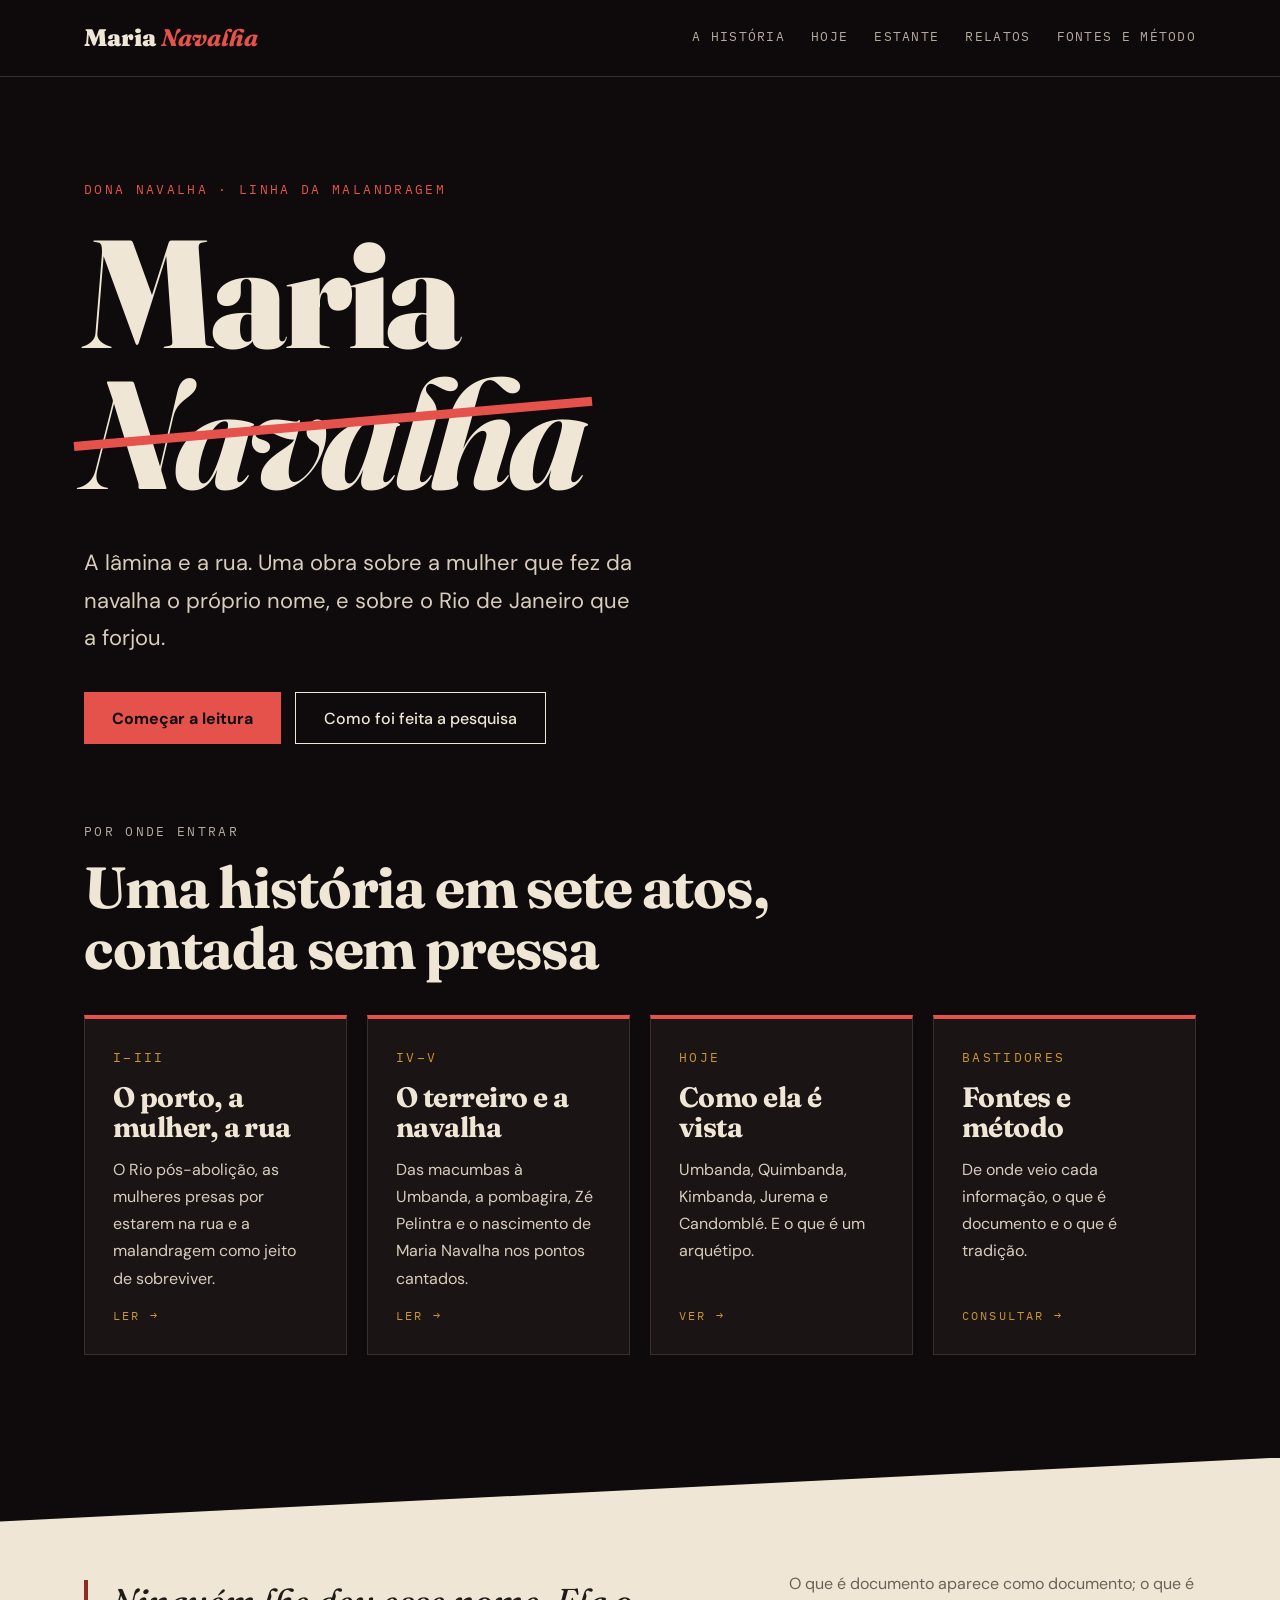
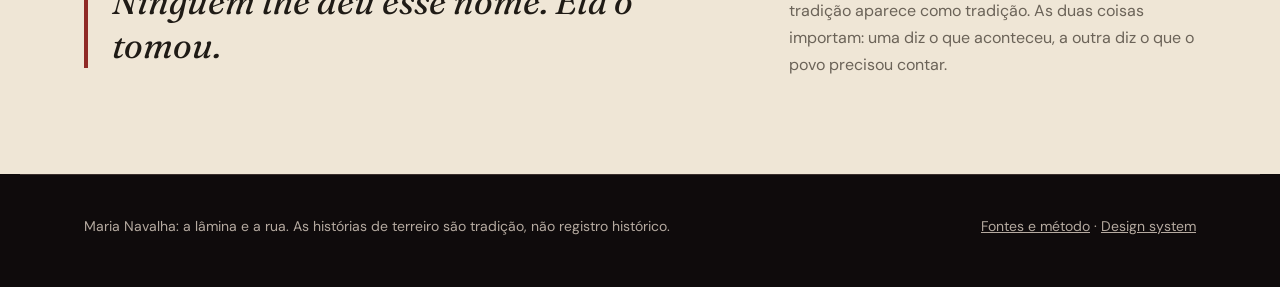
<file: index.html>
<!DOCTYPE html>
<html lang="pt-BR">
<head>
<meta charset="utf-8">
<meta name="viewport" content="width=device-width, initial-scale=1">
<title>Maria Navalha: a lâmina e a rua</title>
<meta name="description" content="Maria Navalha: a lâmina e a rua. Obra de estudo sobre a entidade da malandragem, o Rio de Janeiro do pós-abolição e a força feminina nas religiões de matriz africana.">
<link rel="preconnect" href="https://fonts.googleapis.com">
<link rel="preconnect" href="https://fonts.gstatic.com" crossorigin>
<link href="https://fonts.googleapis.com/css2?family=Fraunces:ital,wght@0,400;0,700;0,900;1,400;1,700&family=DM+Sans:wght@400;500;700&family=IBM+Plex+Mono:wght@400;500&display=swap" rel="stylesheet">
<link rel="stylesheet" href="site.css?v=20261118c">
</head>
<body>
<div class="progresso" id="progresso"></div>
<header class="topo">
  <div class="envolve" style="display:flex;flex-wrap:wrap;align-items:center;justify-content:space-between;gap:8px 32px;padding-top:14px;padding-bottom:14px">
    <a href="index.html" style="font-family:var(--f-display);font-weight:900;font-size:24px;text-decoration:none">Maria <em style="color:var(--lamina);font-weight:700">Navalha</em></a>
    <nav aria-label="Principal" style="display:flex;flex-wrap:wrap;gap:0 26px;font-family:var(--f-mono);font-size:13px;letter-spacing:.1em;text-transform:uppercase"><a href="historia.html" class="nav-link">A história</a><a href="hoje.html" class="nav-link">Hoje</a><a href="estante.html" class="nav-link">Estante</a><a href="relatos.html" class="nav-link">Relatos</a><a href="fontes.html" class="nav-link">Fontes e método</a></nav>
  </div>
</header>
<main>

  <section class="envolve" style="padding-top:clamp(56px,8vw,112px);padding-bottom:clamp(48px,6vw,80px);display:flex;flex-wrap:wrap;align-items:center;gap:48px">
    <div style="flex:1 1 520px;min-width:0">
      <p class="rotulo" style="color:var(--lamina);margin:0 0 20px">Dona Navalha · Linha da Malandragem</p>
      <h1 class="display" style="margin:0;font-size:clamp(68px,12vw,176px)">Maria<br><em class="risco" style="font-weight:700">Navalha</em></h1>
      <p style="margin:40px 0 0;max-width:560px;font-size:clamp(18px,2vw,22px);color:#d8cdbd">A lâmina e a rua. Uma obra sobre a mulher que fez da navalha o próprio nome, e sobre o Rio de Janeiro que a forjou.</p>
      <div style="margin-top:36px;display:flex;flex-wrap:wrap;gap:14px">
        <a href="historia.html" class="botao botao-lamina">Começar a leitura</a>
        <a href="fontes.html" class="botao botao-linha">Como foi feita a pesquisa</a>
      </div>
    </div>
  </section>

  <section class="envolve" style="padding-bottom:clamp(64px,8vw,112px)">
    <p class="rotulo" style="color:var(--cinza-noite);margin:0 0 14px">Por onde entrar</p>
    <h2 class="titulo" style="margin:0 0 36px;font-size:clamp(34px,4.6vw,58px);max-width:760px">Uma história em sete atos, contada sem pressa</h2>
    <div class="grade">
      <a class="porta" href="historia.html"><span class="rotulo" style="color:var(--ouro)">I–III</span><h3 class="titulo" style="margin:0;font-size:28px">O porto, a mulher, a rua</h3><p style="margin:0;color:#d8cdbd;flex:1">O Rio pós-abolição, as mulheres presas por estarem na rua e a malandragem como jeito de sobreviver.</p><span class="rotulo" style="color:var(--ouro);font-size:12px">Ler →</span></a>
      <a class="porta" href="historia.html"><span class="rotulo" style="color:var(--ouro)">IV–V</span><h3 class="titulo" style="margin:0;font-size:28px">O terreiro e a navalha</h3><p style="margin:0;color:#d8cdbd;flex:1">Das macumbas à Umbanda, a pombagira, Zé Pelintra e o nascimento de Maria Navalha nos pontos cantados.</p><span class="rotulo" style="color:var(--ouro);font-size:12px">Ler →</span></a>
      <a class="porta" href="hoje.html"><span class="rotulo" style="color:var(--ouro)">Hoje</span><h3 class="titulo" style="margin:0;font-size:28px">Como ela é vista</h3><p style="margin:0;color:#d8cdbd;flex:1">Umbanda, Quimbanda, Kimbanda, Jurema e Candomblé. E o que é um arquétipo.</p><span class="rotulo" style="color:var(--ouro);font-size:12px">Ver →</span></a>
      <a class="porta" href="fontes.html"><span class="rotulo" style="color:var(--ouro)">Bastidores</span><h3 class="titulo" style="margin:0;font-size:28px">Fontes e método</h3><p style="margin:0;color:#d8cdbd;flex:1">De onde veio cada informação, o que é documento e o que é tradição.</p><span class="rotulo" style="color:var(--ouro);font-size:12px">Consultar →</span></a>
    </div>
  </section>

  <div class="corte corte-esq" style="background:var(--noite)"></div>
  <section class="sup-papel" style="margin-top:calc(var(--corte) * -1);padding-top:calc(var(--corte) + 48px);padding-bottom:clamp(56px,8vw,96px)">
    <div class="envolve" style="display:flex;flex-wrap:wrap;gap:40px 72px;align-items:center">
      <blockquote class="citacao" style="flex:2 1 420px;margin:0">Ninguém lhe deu esse nome. Ela o tomou.</blockquote>
      <p style="flex:1 1 300px;margin:0;color:var(--cinza)">O que é documento aparece como documento; o que é tradição aparece como tradição. As duas coisas importam: uma diz o que aconteceu, a outra diz o que o povo precisou contar.</p>
    </div>
  </section>

</main>
<footer class="envolve" style="padding-top:40px;padding-bottom:48px;font-size:14px;color:var(--cinza-noite);border-top:1px solid var(--linha);display:flex;flex-wrap:wrap;gap:12px 32px;justify-content:space-between">
  <span>Maria Navalha: a lâmina e a rua. As histórias de terreiro são tradição, não registro histórico.</span>
  <span><a href="fontes.html">Fontes e método</a> · <a href="design.html">Design system</a></span>
</footer>
<script src="site.js?v=20261118c"></script>
</body>
</html>
</file>
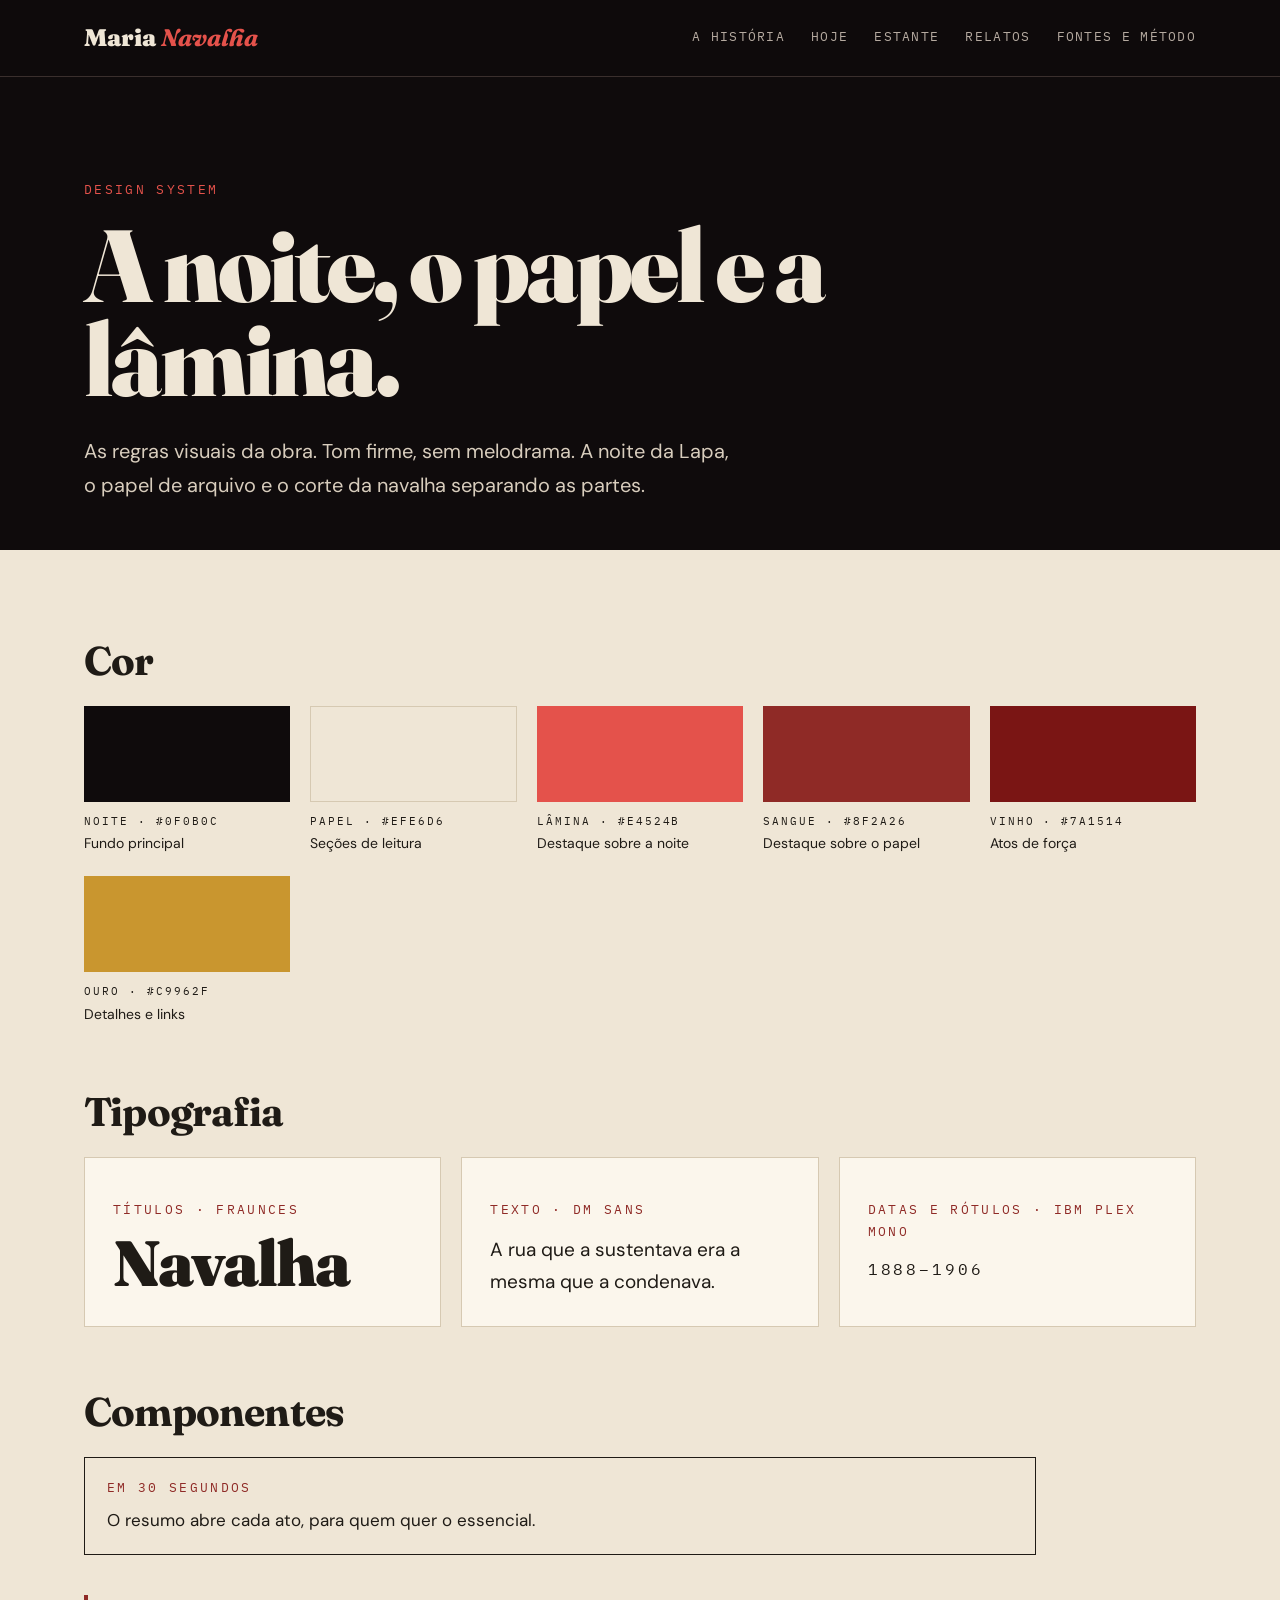
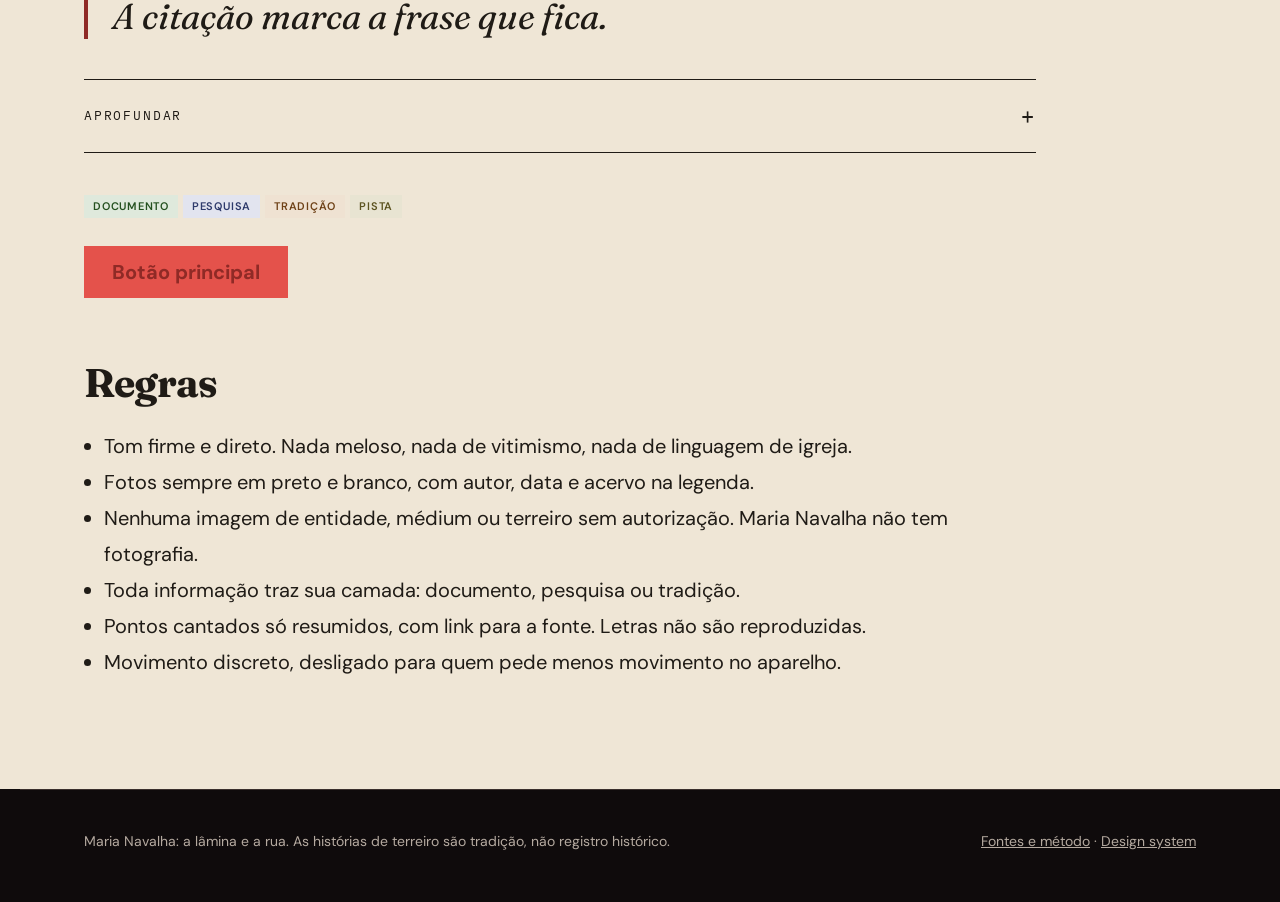
<file: design.html>
<!DOCTYPE html>
<html lang="pt-BR">
<head>
<meta charset="utf-8">
<meta name="viewport" content="width=device-width, initial-scale=1">
<title>Design system · Maria Navalha</title>
<meta name="description" content="Maria Navalha: a lâmina e a rua. Obra de estudo sobre a entidade da malandragem, o Rio de Janeiro do pós-abolição e a força feminina nas religiões de matriz africana.">
<link rel="preconnect" href="https://fonts.googleapis.com">
<link rel="preconnect" href="https://fonts.gstatic.com" crossorigin>
<link href="https://fonts.googleapis.com/css2?family=Fraunces:ital,wght@0,400;0,700;0,900;1,400;1,700&family=DM+Sans:wght@400;500;700&family=IBM+Plex+Mono:wght@400;500&display=swap" rel="stylesheet">
<link rel="stylesheet" href="site.css?v=20261118c">
</head>
<body>
<div class="progresso" id="progresso"></div>
<header class="topo">
  <div class="envolve" style="display:flex;flex-wrap:wrap;align-items:center;justify-content:space-between;gap:8px 32px;padding-top:14px;padding-bottom:14px">
    <a href="index.html" style="font-family:var(--f-display);font-weight:900;font-size:24px;text-decoration:none">Maria <em style="color:var(--lamina);font-weight:700">Navalha</em></a>
    <nav aria-label="Principal" style="display:flex;flex-wrap:wrap;gap:0 26px;font-family:var(--f-mono);font-size:13px;letter-spacing:.1em;text-transform:uppercase"><a href="historia.html" class="nav-link">A história</a><a href="hoje.html" class="nav-link">Hoje</a><a href="estante.html" class="nav-link">Estante</a><a href="relatos.html" class="nav-link">Relatos</a><a href="fontes.html" class="nav-link">Fontes e método</a></nav>
  </div>
</header>
<main>
<section class="envolve" style="padding-top:clamp(56px,8vw,104px);padding-bottom:48px">
  <p class="rotulo" style="color:var(--lamina);margin:0 0 16px">Design system</p>
  <h1 class="display" style="margin:0;font-size:clamp(48px,8vw,104px);max-width:960px">A noite, o papel e a lâmina.</h1>
  <p style="margin:28px 0 0;max-width:660px;font-size:20px;color:#d8cdbd">As regras visuais da obra. Tom firme, sem melodrama. A noite da Lapa, o papel de arquivo e o corte da navalha separando as partes.</p>
</section>

<section class="sup-papel ato">
  <div class="envolve">
    <h2 class="titulo" style="font-size:40px;margin:0 0 24px">Cor</h2>
    <div class="grade" style="grid-template-columns:repeat(auto-fit,minmax(170px,1fr))">
      <div><div style="height:96px;background:#0f0b0c"></div><p class="rotulo" style="margin:10px 0 0;font-size:11px">Noite · #0f0b0c</p><p style="margin:2px 0 0;font-size:14px">Fundo principal</p></div>
      <div><div style="height:96px;background:#efe6d6;border:1px solid #d6c9b2"></div><p class="rotulo" style="margin:10px 0 0;font-size:11px">Papel · #efe6d6</p><p style="margin:2px 0 0;font-size:14px">Seções de leitura</p></div>
      <div><div style="height:96px;background:#e4524b"></div><p class="rotulo" style="margin:10px 0 0;font-size:11px">Lâmina · #e4524b</p><p style="margin:2px 0 0;font-size:14px">Destaque sobre a noite</p></div>
      <div><div style="height:96px;background:#8f2a26"></div><p class="rotulo" style="margin:10px 0 0;font-size:11px">Sangue · #8f2a26</p><p style="margin:2px 0 0;font-size:14px">Destaque sobre o papel</p></div>
      <div><div style="height:96px;background:#7a1514"></div><p class="rotulo" style="margin:10px 0 0;font-size:11px">Vinho · #7a1514</p><p style="margin:2px 0 0;font-size:14px">Atos de força</p></div>
      <div><div style="height:96px;background:#c9962f"></div><p class="rotulo" style="margin:10px 0 0;font-size:11px">Ouro · #c9962f</p><p style="margin:2px 0 0;font-size:14px">Detalhes e links</p></div>
    </div>

    <h2 class="titulo" style="font-size:40px;margin:64px 0 24px">Tipografia</h2>
    <div class="grade">
      <div class="cartao"><p class="rotulo" style="color:var(--sangue)">Títulos · Fraunces</p><p class="display" style="font-size:64px;margin:12px 0 0">Navalha</p></div>
      <div class="cartao"><p class="rotulo" style="color:var(--sangue)">Texto · DM Sans</p><p style="font-size:19px;margin:12px 0 0">A rua que a sustentava era a mesma que a condenava.</p></div>
      <div class="cartao"><p class="rotulo" style="color:var(--sangue)">Datas e rótulos · IBM Plex Mono</p><p class="rotulo" style="font-size:16px;margin:12px 0 0">1888–1906</p></div>
    </div>

    <h2 class="titulo" style="font-size:40px;margin:64px 0 24px">Componentes</h2>
    <div class="leitura">
      <div class="resumo"><span class="rotulo" style="color:var(--sangue)">Em 30 segundos</span>O resumo abre cada ato, para quem quer o essencial.</div>
      <blockquote class="citacao">A citação marca a frase que fica.</blockquote>
      <details class="aprofundar"><summary>Aprofundar</summary><div><p>O texto extra fica recolhido, para a leitura não cansar.</p></div></details>
      <p><span class="etiqueta et-doc">Documento</span> <span class="etiqueta et-pesq">Pesquisa</span> <span class="etiqueta et-trad">Tradição</span> <span class="etiqueta et-pista">Pista</span></p>
      <p style="margin-top:24px"><a class="botao botao-lamina" href="historia.html">Botão principal</a></p>
    </div>

    <h2 class="titulo" style="font-size:40px;margin:64px 0 24px">Regras</h2>
    <ul class="leitura" style="padding-left:20px">
      <li>Tom firme e direto. Nada meloso, nada de vitimismo, nada de linguagem de igreja.</li>
      <li>Fotos sempre em preto e branco, com autor, data e acervo na legenda.</li>
      <li>Nenhuma imagem de entidade, médium ou terreiro sem autorização. Maria Navalha não tem fotografia.</li>
      <li>Toda informação traz sua camada: documento, pesquisa ou tradição.</li>
      <li>Pontos cantados só resumidos, com link para a fonte. Letras não são reproduzidas.</li>
      <li>Movimento discreto, desligado para quem pede menos movimento no aparelho.</li>
    </ul>
  </div>
</section>

</main>
<footer class="envolve" style="padding-top:40px;padding-bottom:48px;font-size:14px;color:var(--cinza-noite);border-top:1px solid var(--linha);display:flex;flex-wrap:wrap;gap:12px 32px;justify-content:space-between">
  <span>Maria Navalha: a lâmina e a rua. As histórias de terreiro são tradição, não registro histórico.</span>
  <span><a href="fontes.html">Fontes e método</a> · <a href="design.html">Design system</a></span>
</footer>
<script src="site.js?v=20261118c"></script>
</body>
</html>
</file>
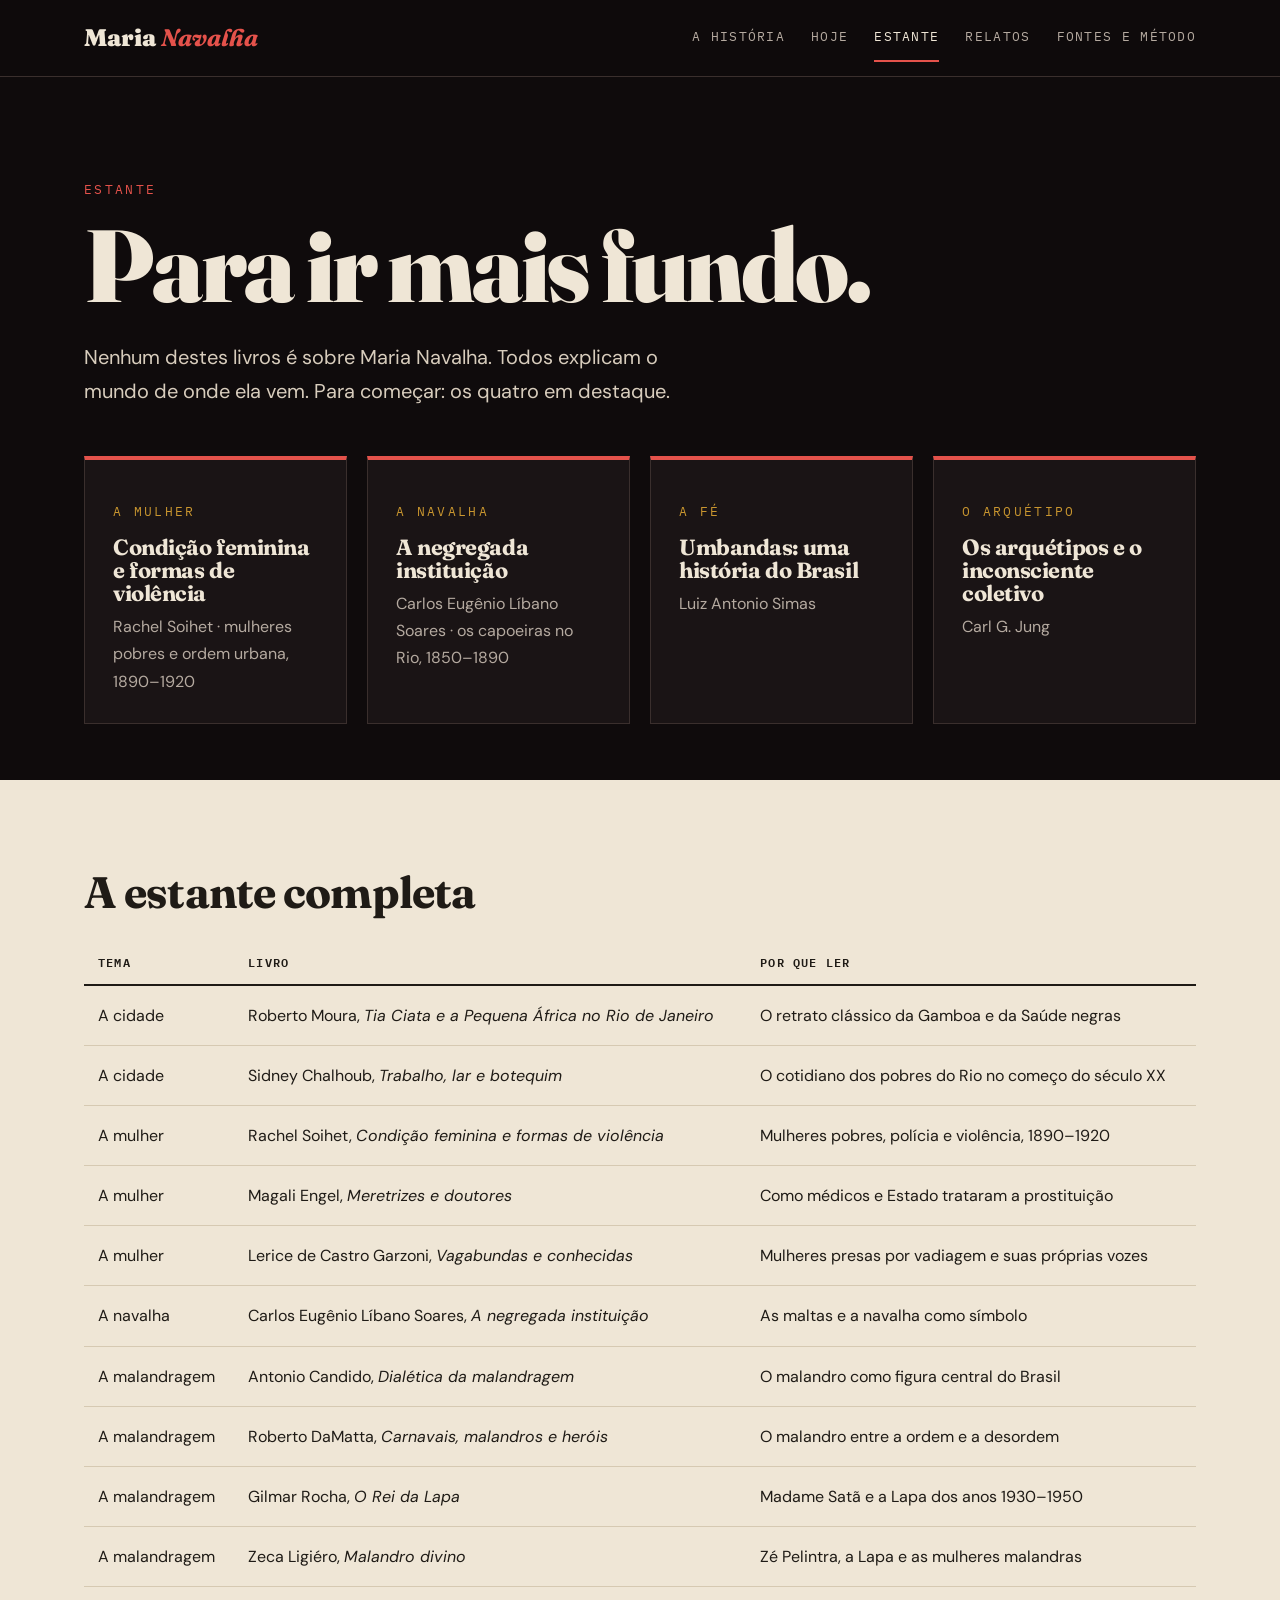
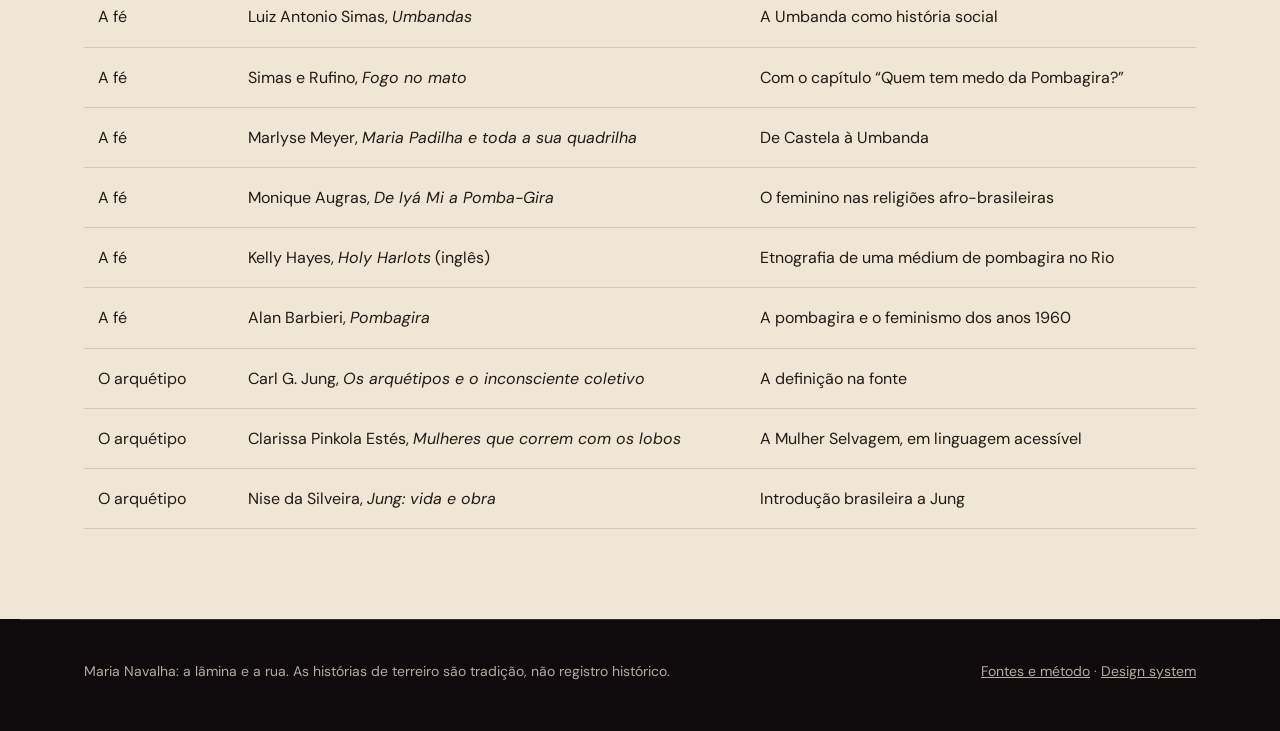
<file: estante.html>
<!DOCTYPE html>
<html lang="pt-BR">
<head>
<meta charset="utf-8">
<meta name="viewport" content="width=device-width, initial-scale=1">
<title>Estante · Maria Navalha</title>
<meta name="description" content="Maria Navalha: a lâmina e a rua. Obra de estudo sobre a entidade da malandragem, o Rio de Janeiro do pós-abolição e a força feminina nas religiões de matriz africana.">
<link rel="preconnect" href="https://fonts.googleapis.com">
<link rel="preconnect" href="https://fonts.gstatic.com" crossorigin>
<link href="https://fonts.googleapis.com/css2?family=Fraunces:ital,wght@0,400;0,700;0,900;1,400;1,700&family=DM+Sans:wght@400;500;700&family=IBM+Plex+Mono:wght@400;500&display=swap" rel="stylesheet">
<link rel="stylesheet" href="site.css?v=20261118c">
</head>
<body>
<div class="progresso" id="progresso"></div>
<header class="topo">
  <div class="envolve" style="display:flex;flex-wrap:wrap;align-items:center;justify-content:space-between;gap:8px 32px;padding-top:14px;padding-bottom:14px">
    <a href="index.html" style="font-family:var(--f-display);font-weight:900;font-size:24px;text-decoration:none">Maria <em style="color:var(--lamina);font-weight:700">Navalha</em></a>
    <nav aria-label="Principal" style="display:flex;flex-wrap:wrap;gap:0 26px;font-family:var(--f-mono);font-size:13px;letter-spacing:.1em;text-transform:uppercase"><a href="historia.html" class="nav-link">A história</a><a href="hoje.html" class="nav-link">Hoje</a><a href="estante.html" class="nav-link" aria-current="page">Estante</a><a href="relatos.html" class="nav-link">Relatos</a><a href="fontes.html" class="nav-link">Fontes e método</a></nav>
  </div>
</header>
<main>
<section class="envolve" style="padding-top:clamp(56px,8vw,104px);padding-bottom:48px">
  <p class="rotulo" style="color:var(--lamina);margin:0 0 16px">Estante</p>
  <h1 class="display" style="margin:0;font-size:clamp(48px,8vw,104px);max-width:960px">Para ir mais fundo.</h1>
  <p style="margin:28px 0 0;max-width:640px;font-size:20px;color:#d8cdbd">Nenhum destes livros é sobre Maria Navalha. Todos explicam o mundo de onde ela vem. Para começar: os quatro em destaque.</p>
</section>

<section class="envolve" style="padding-bottom:56px">
  <div class="grade">
    <div class="cartao surge" style="border-top:4px solid var(--lamina)"><p class="rotulo" style="color:var(--ouro)">A mulher</p><h3 class="titulo" style="font-size:22px;margin:8px 0">Condição feminina e formas de violência</h3><p style="margin:0;color:var(--cinza-noite)">Rachel Soihet · mulheres pobres e ordem urbana, 1890–1920</p></div>
    <div class="cartao surge" style="border-top:4px solid var(--lamina)"><p class="rotulo" style="color:var(--ouro)">A navalha</p><h3 class="titulo" style="font-size:22px;margin:8px 0">A negregada instituição</h3><p style="margin:0;color:var(--cinza-noite)">Carlos Eugênio Líbano Soares · os capoeiras no Rio, 1850–1890</p></div>
    <div class="cartao surge" style="border-top:4px solid var(--lamina)"><p class="rotulo" style="color:var(--ouro)">A fé</p><h3 class="titulo" style="font-size:22px;margin:8px 0">Umbandas: uma história do Brasil</h3><p style="margin:0;color:var(--cinza-noite)">Luiz Antonio Simas</p></div>
    <div class="cartao surge" style="border-top:4px solid var(--lamina)"><p class="rotulo" style="color:var(--ouro)">O arquétipo</p><h3 class="titulo" style="font-size:22px;margin:8px 0">Os arquétipos e o inconsciente coletivo</h3><p style="margin:0;color:var(--cinza-noite)">Carl G. Jung</p></div>
  </div>
</section>

<section class="sup-papel ato">
  <div class="envolve">
    <h2 class="titulo" style="font-size:clamp(30px,3.6vw,44px);margin:0 0 24px">A estante completa</h2>
    <div class="rolagem-x"><table class="tabela">
      <thead><tr><th>Tema</th><th>Livro</th><th>Por que ler</th></tr></thead>
      <tbody>
        <tr><td>A cidade</td><td>Roberto Moura, <em>Tia Ciata e a Pequena África no Rio de Janeiro</em></td><td>O retrato clássico da Gamboa e da Saúde negras</td></tr>
        <tr><td>A cidade</td><td>Sidney Chalhoub, <em>Trabalho, lar e botequim</em></td><td>O cotidiano dos pobres do Rio no começo do século XX</td></tr>
        <tr><td>A mulher</td><td>Rachel Soihet, <em>Condição feminina e formas de violência</em></td><td>Mulheres pobres, polícia e violência, 1890–1920</td></tr>
        <tr><td>A mulher</td><td>Magali Engel, <em>Meretrizes e doutores</em></td><td>Como médicos e Estado trataram a prostituição</td></tr>
        <tr><td>A mulher</td><td>Lerice de Castro Garzoni, <em>Vagabundas e conhecidas</em></td><td>Mulheres presas por vadiagem e suas próprias vozes</td></tr>
        <tr><td>A navalha</td><td>Carlos Eugênio Líbano Soares, <em>A negregada instituição</em></td><td>As maltas e a navalha como símbolo</td></tr>
        <tr><td>A malandragem</td><td>Antonio Candido, <em>Dialética da malandragem</em></td><td>O malandro como figura central do Brasil</td></tr>
        <tr><td>A malandragem</td><td>Roberto DaMatta, <em>Carnavais, malandros e heróis</em></td><td>O malandro entre a ordem e a desordem</td></tr>
        <tr><td>A malandragem</td><td>Gilmar Rocha, <em>O Rei da Lapa</em></td><td>Madame Satã e a Lapa dos anos 1930–1950</td></tr>
        <tr><td>A malandragem</td><td>Zeca Ligiéro, <em>Malandro divino</em></td><td>Zé Pelintra, a Lapa e as mulheres malandras</td></tr>
        <tr><td>A fé</td><td>Luiz Antonio Simas, <em>Umbandas</em></td><td>A Umbanda como história social</td></tr>
        <tr><td>A fé</td><td>Simas e Rufino, <em>Fogo no mato</em></td><td>Com o capítulo “Quem tem medo da Pombagira?”</td></tr>
        <tr><td>A fé</td><td>Marlyse Meyer, <em>Maria Padilha e toda a sua quadrilha</em></td><td>De Castela à Umbanda</td></tr>
        <tr><td>A fé</td><td>Monique Augras, <em>De Iyá Mi a Pomba-Gira</em></td><td>O feminino nas religiões afro-brasileiras</td></tr>
        <tr><td>A fé</td><td>Kelly Hayes, <em>Holy Harlots</em> (inglês)</td><td>Etnografia de uma médium de pombagira no Rio</td></tr>
        <tr><td>A fé</td><td>Alan Barbieri, <em>Pombagira</em></td><td>A pombagira e o feminismo dos anos 1960</td></tr>
        <tr><td>O arquétipo</td><td>Carl G. Jung, <em>Os arquétipos e o inconsciente coletivo</em></td><td>A definição na fonte</td></tr>
        <tr><td>O arquétipo</td><td>Clarissa Pinkola Estés, <em>Mulheres que correm com os lobos</em></td><td>A Mulher Selvagem, em linguagem acessível</td></tr>
        <tr><td>O arquétipo</td><td>Nise da Silveira, <em>Jung: vida e obra</em></td><td>Introdução brasileira a Jung</td></tr>
      </tbody>
    </table></div>
  </div>
</section>

</main>
<footer class="envolve" style="padding-top:40px;padding-bottom:48px;font-size:14px;color:var(--cinza-noite);border-top:1px solid var(--linha);display:flex;flex-wrap:wrap;gap:12px 32px;justify-content:space-between">
  <span>Maria Navalha: a lâmina e a rua. As histórias de terreiro são tradição, não registro histórico.</span>
  <span><a href="fontes.html">Fontes e método</a> · <a href="design.html">Design system</a></span>
</footer>
<script src="site.js?v=20261118c"></script>
</body>
</html>
</file>
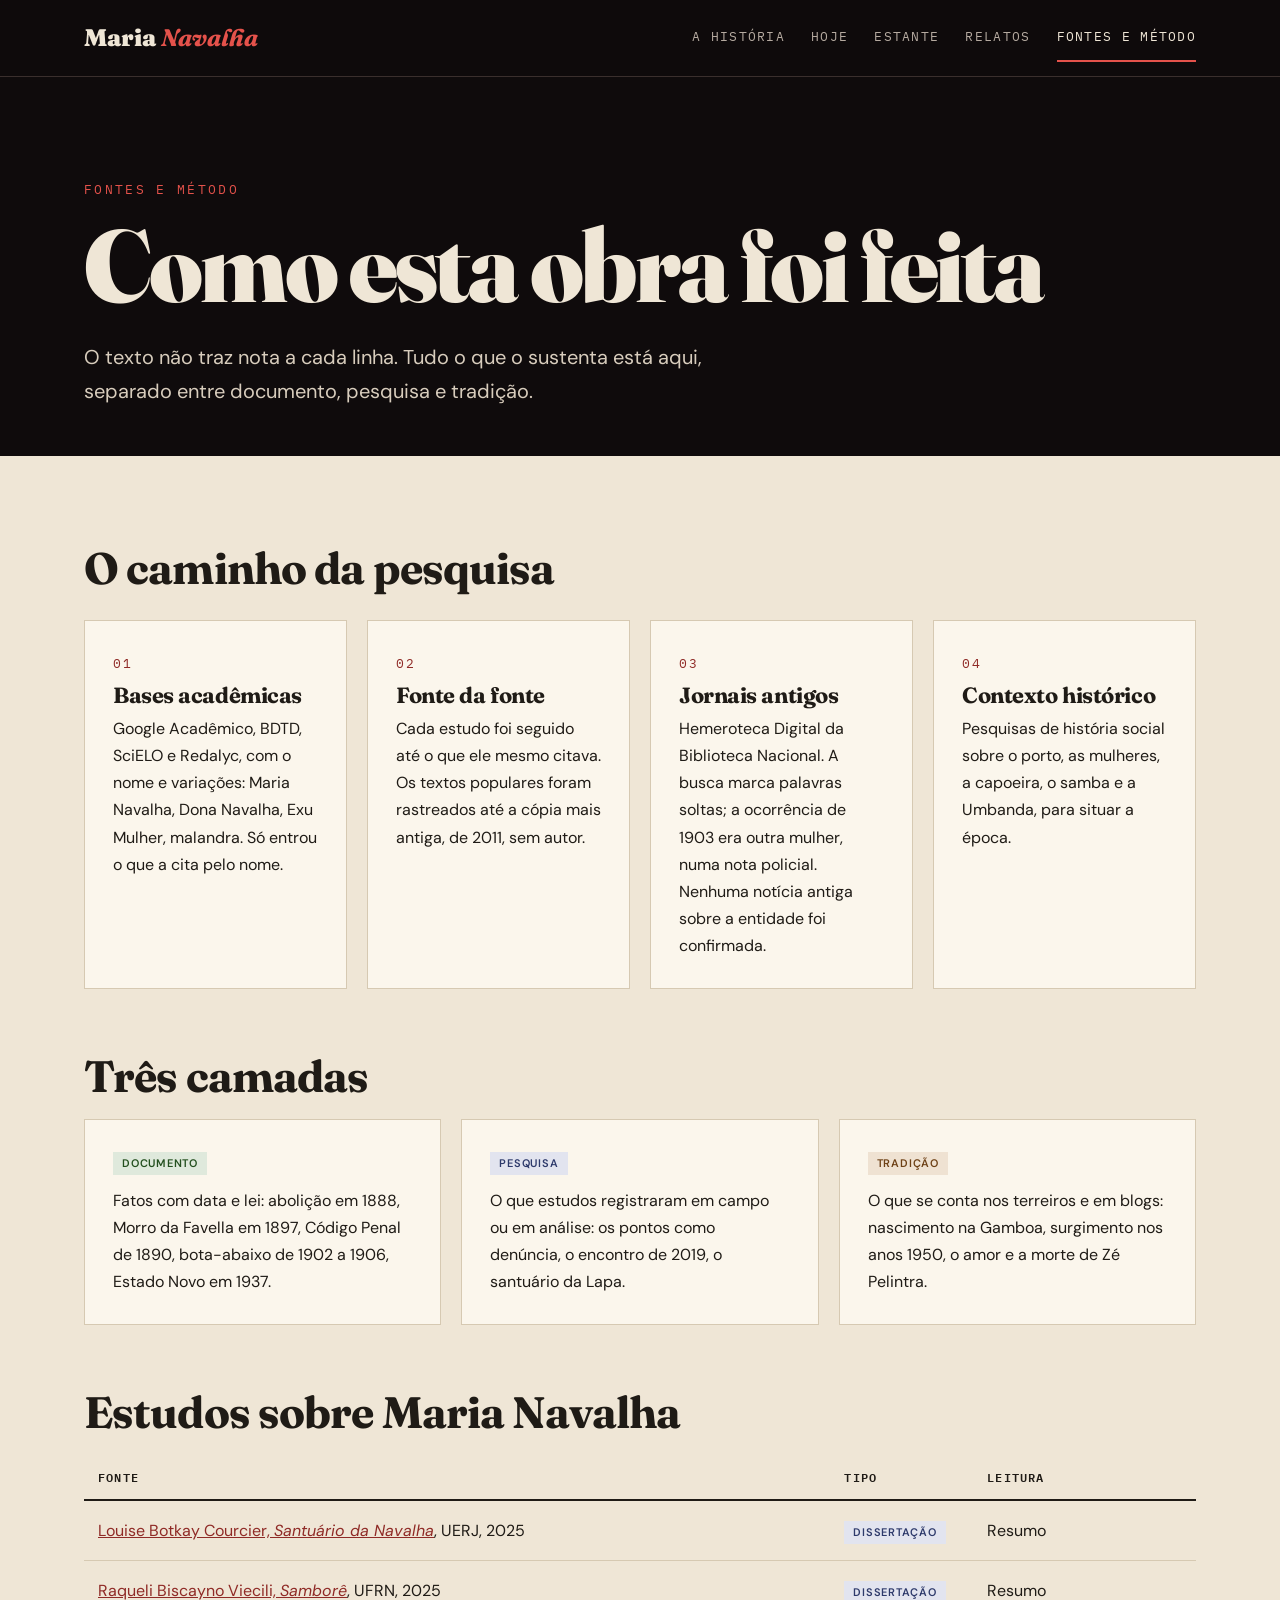
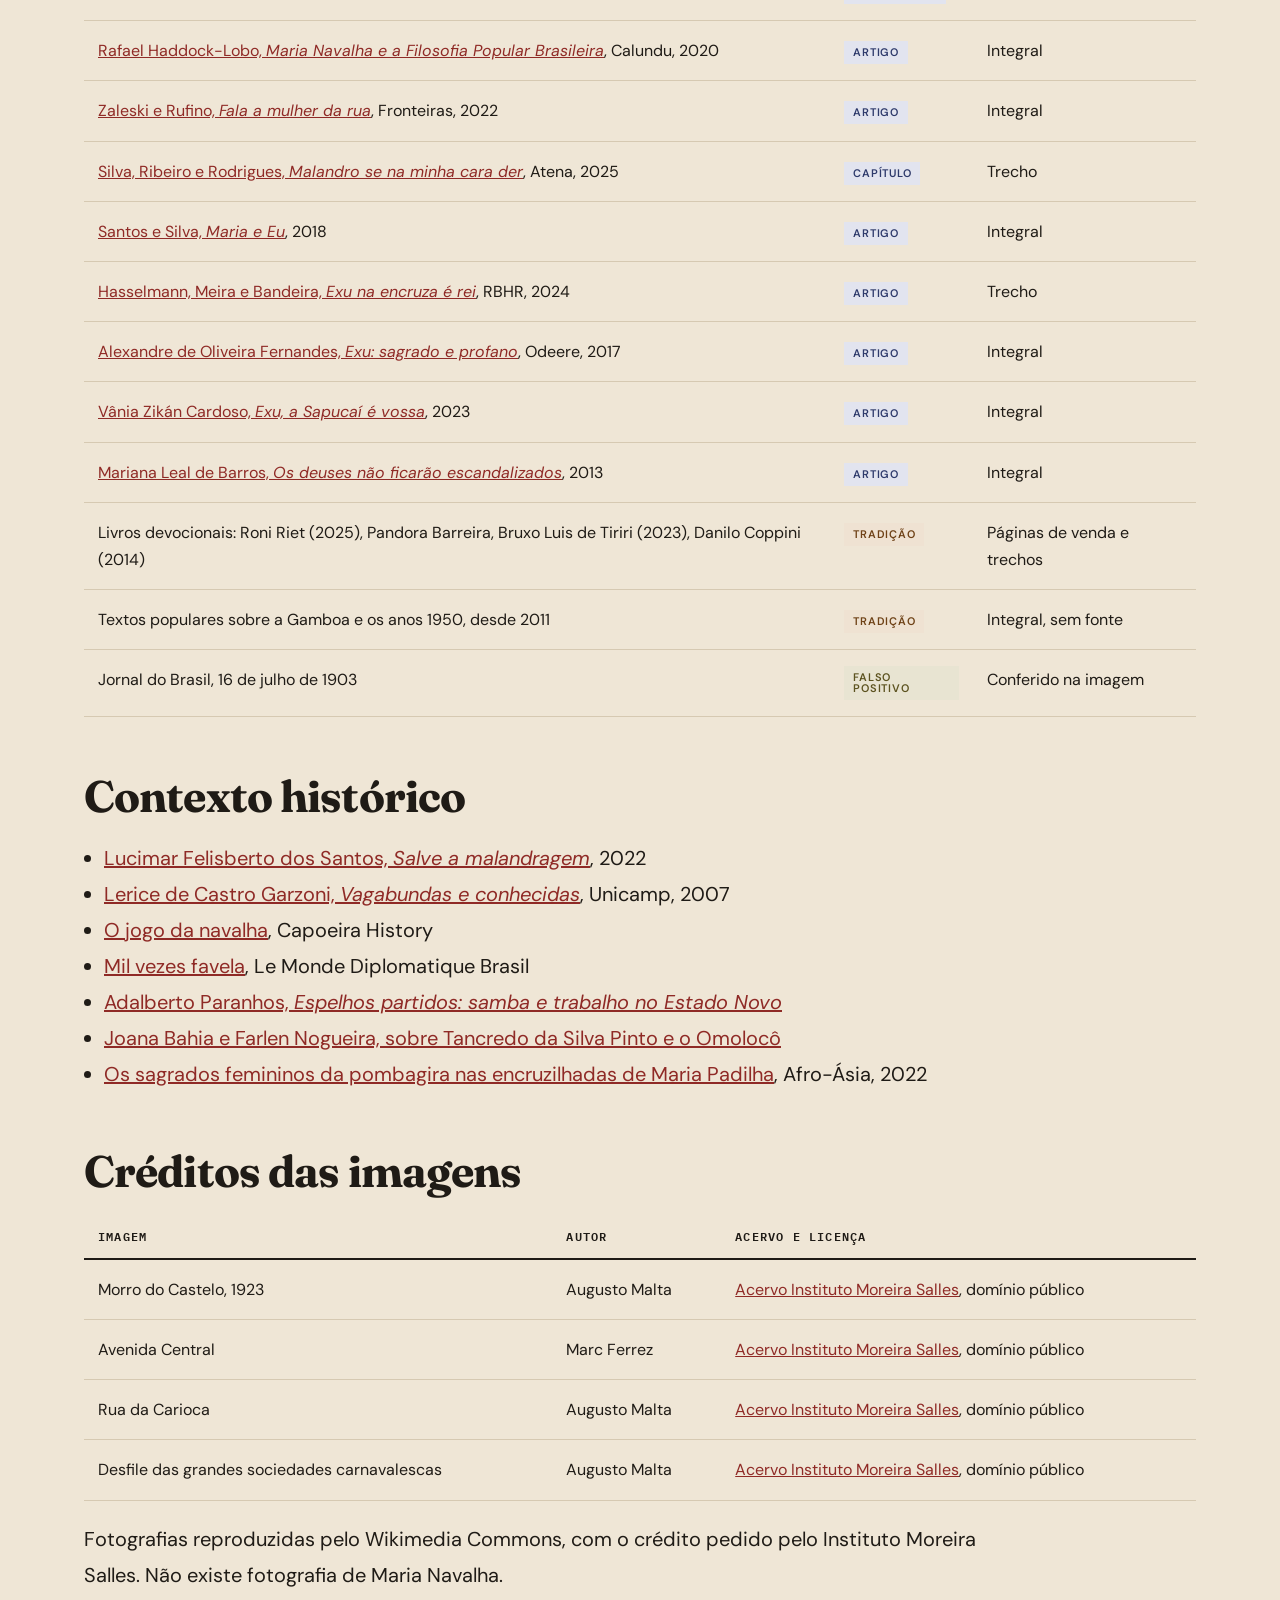
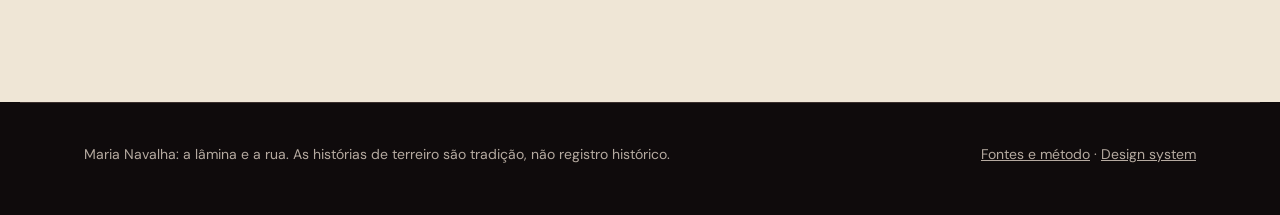
<file: fontes.html>
<!DOCTYPE html>
<html lang="pt-BR">
<head>
<meta charset="utf-8">
<meta name="viewport" content="width=device-width, initial-scale=1">
<title>Fontes e método · Maria Navalha</title>
<meta name="description" content="Maria Navalha: a lâmina e a rua. Obra de estudo sobre a entidade da malandragem, o Rio de Janeiro do pós-abolição e a força feminina nas religiões de matriz africana.">
<link rel="preconnect" href="https://fonts.googleapis.com">
<link rel="preconnect" href="https://fonts.gstatic.com" crossorigin>
<link href="https://fonts.googleapis.com/css2?family=Fraunces:ital,wght@0,400;0,700;0,900;1,400;1,700&family=DM+Sans:wght@400;500;700&family=IBM+Plex+Mono:wght@400;500&display=swap" rel="stylesheet">
<link rel="stylesheet" href="site.css?v=20261118c">
</head>
<body>
<div class="progresso" id="progresso"></div>
<header class="topo">
  <div class="envolve" style="display:flex;flex-wrap:wrap;align-items:center;justify-content:space-between;gap:8px 32px;padding-top:14px;padding-bottom:14px">
    <a href="index.html" style="font-family:var(--f-display);font-weight:900;font-size:24px;text-decoration:none">Maria <em style="color:var(--lamina);font-weight:700">Navalha</em></a>
    <nav aria-label="Principal" style="display:flex;flex-wrap:wrap;gap:0 26px;font-family:var(--f-mono);font-size:13px;letter-spacing:.1em;text-transform:uppercase"><a href="historia.html" class="nav-link">A história</a><a href="hoje.html" class="nav-link">Hoje</a><a href="estante.html" class="nav-link">Estante</a><a href="relatos.html" class="nav-link">Relatos</a><a href="fontes.html" class="nav-link" aria-current="page">Fontes e método</a></nav>
  </div>
</header>
<main>
<section class="envolve" style="padding-top:clamp(56px,8vw,104px);padding-bottom:48px">
  <p class="rotulo" style="color:var(--lamina);margin:0 0 16px">Fontes e método</p>
  <h1 class="display" style="margin:0;font-size:clamp(48px,8vw,104px);max-width:960px">Como esta obra foi feita</h1>
  <p style="margin:28px 0 0;max-width:640px;font-size:20px;color:#d8cdbd">O texto não traz nota a cada linha. Tudo o que o sustenta está aqui, separado entre documento, pesquisa e tradição.</p>
</section>

<section class="sup-papel ato">
  <div class="envolve">
    <h2 class="titulo" style="font-size:clamp(30px,3.6vw,44px);margin:0 0 28px">O caminho da pesquisa</h2>
    <ol class="grade" style="list-style:none;padding:0;margin:0 0 64px">
      <li class="cartao"><span class="rotulo" style="color:var(--sangue)">01</span><h3 class="titulo" style="font-size:22px;margin:8px 0">Bases acadêmicas</h3><p style="margin:0">Google Acadêmico, BDTD, SciELO e Redalyc, com o nome e variações: Maria Navalha, Dona Navalha, Exu Mulher, malandra. Só entrou o que a cita pelo nome.</p></li>
      <li class="cartao"><span class="rotulo" style="color:var(--sangue)">02</span><h3 class="titulo" style="font-size:22px;margin:8px 0">Fonte da fonte</h3><p style="margin:0">Cada estudo foi seguido até o que ele mesmo citava. Os textos populares foram rastreados até a cópia mais antiga, de 2011, sem autor.</p></li>
      <li class="cartao"><span class="rotulo" style="color:var(--sangue)">03</span><h3 class="titulo" style="font-size:22px;margin:8px 0">Jornais antigos</h3><p style="margin:0">Hemeroteca Digital da Biblioteca Nacional. A busca marca palavras soltas; a ocorrência de 1903 era outra mulher, numa nota policial. Nenhuma notícia antiga sobre a entidade foi confirmada.</p></li>
      <li class="cartao"><span class="rotulo" style="color:var(--sangue)">04</span><h3 class="titulo" style="font-size:22px;margin:8px 0">Contexto histórico</h3><p style="margin:0">Pesquisas de história social sobre o porto, as mulheres, a capoeira, o samba e a Umbanda, para situar a época.</p></li>
    </ol>

    <h2 class="titulo" style="font-size:clamp(30px,3.6vw,44px);margin:0 0 20px">Três camadas</h2>
    <div class="grade" style="margin-bottom:64px">
      <div class="cartao"><span class="etiqueta et-doc">Documento</span><p style="margin:12px 0 0">Fatos com data e lei: abolição em 1888, Morro da Favella em 1897, Código Penal de 1890, bota-abaixo de 1902 a 1906, Estado Novo em 1937.</p></div>
      <div class="cartao"><span class="etiqueta et-pesq">Pesquisa</span><p style="margin:12px 0 0">O que estudos registraram em campo ou em análise: os pontos como denúncia, o encontro de 2019, o santuário da Lapa.</p></div>
      <div class="cartao"><span class="etiqueta et-trad">Tradição</span><p style="margin:12px 0 0">O que se conta nos terreiros e em blogs: nascimento na Gamboa, surgimento nos anos 1950, o amor e a morte de Zé Pelintra.</p></div>
    </div>

    <h2 class="titulo" style="font-size:clamp(30px,3.6vw,44px);margin:0 0 20px">Estudos sobre Maria Navalha</h2>
    <div class="rolagem-x"><table class="tabela" style="margin-bottom:56px">
      <thead><tr><th>Fonte</th><th>Tipo</th><th>Leitura</th></tr></thead>
      <tbody>
        <tr><td><a href="https://bdtd.ibict.br/vufind/Record/UERJ_6f368364b1a34142287ea10ef496a6e4">Louise Botkay Courcier, <em>Santuário da Navalha</em></a>, UERJ, 2025</td><td><span class="etiqueta et-pesq">Dissertação</span></td><td>Resumo</td></tr>
        <tr><td><a href="https://bdtd.ibict.br/vufind/Record/UFRN_ef57e6593be1bde653088148da3726db">Raqueli Biscayno Viecili, <em>Samborê</em></a>, UFRN, 2025</td><td><span class="etiqueta et-pesq">Dissertação</span></td><td>Resumo</td></tr>
        <tr><td><a href="https://periodicos.unb.br/index.php/revistacalundu/article/download/34990/28488">Rafael Haddock-Lobo, <em>Maria Navalha e a Filosofia Popular Brasileira</em></a>, Calundu, 2020</td><td><span class="etiqueta et-pesq">Artigo</span></td><td>Integral</td></tr>
        <tr><td><a href="https://www.redalyc.org/journal/5882/588273523004/">Zaleski e Rufino, <em>Fala a mulher da rua</em></a>, Fronteiras, 2022</td><td><span class="etiqueta et-pesq">Artigo</span></td><td>Integral</td></tr>
        <tr><td><a href="https://atenaeditora.com.br/catalogo/dowload-post/94201">Silva, Ribeiro e Rodrigues, <em>Malandro se na minha cara der</em></a>, Atena, 2025</td><td><span class="etiqueta et-pesq">Capítulo</span></td><td>Trecho</td></tr>
        <tr><td><a href="https://orion.nics.unicamp.br/index.php/simposiorfc/article/view/583/465">Santos e Silva, <em>Maria e Eu</em></a>, 2018</td><td><span class="etiqueta et-pesq">Artigo</span></td><td>Integral</td></tr>
        <tr><td><a href="https://periodicoseletronicos.ufma.br/index.php/rbhr/article/download/23525/12995/77990">Hasselmann, Meira e Bandeira, <em>Exu na encruza é rei</em></a>, RBHR, 2024</td><td><span class="etiqueta et-pesq">Artigo</span></td><td>Trecho</td></tr>
        <tr><td><a href="https://periodicos2.uesb.br/index.php/odeere/article/download/1573/1356">Alexandre de Oliveira Fernandes, <em>Exu: sagrado e profano</em></a>, Odeere, 2017</td><td><span class="etiqueta et-pesq">Artigo</span></td><td>Integral</td></tr>
        <tr><td><a href="https://www.scielo.br/j/ha/a/9MYz8sY6MynqLLN4WwGDwyM/?format=html&amp;lang=pt">Vânia Zikán Cardoso, <em>Exu, a Sapucaí é vossa</em></a>, 2023</td><td><span class="etiqueta et-pesq">Artigo</span></td><td>Integral</td></tr>
        <tr><td><a href="https://scielo.br/scielo.php?pid=S0104-026X2013000200005&amp;script=sci_arttext">Mariana Leal de Barros, <em>Os deuses não ficarão escandalizados</em></a>, 2013</td><td><span class="etiqueta et-pesq">Artigo</span></td><td>Integral</td></tr>
        <tr><td>Livros devocionais: Roni Riet (2025), Pandora Barreira, Bruxo Luis de Tiriri (2023), Danilo Coppini (2014)</td><td><span class="etiqueta et-trad">Tradição</span></td><td>Páginas de venda e trechos</td></tr>
        <tr><td>Textos populares sobre a Gamboa e os anos 1950, desde 2011</td><td><span class="etiqueta et-trad">Tradição</span></td><td>Integral, sem fonte</td></tr>
        <tr><td>Jornal do Brasil, 16 de julho de 1903</td><td><span class="etiqueta et-pista">Falso positivo</span></td><td>Conferido na imagem</td></tr>
      </tbody>
    </table></div>

    <h2 class="titulo" style="font-size:clamp(30px,3.6vw,44px);margin:0 0 20px">Contexto histórico</h2>
    <ul class="leitura" style="padding-left:20px;margin-bottom:56px">
      <li><a href="https://www.klineeditora.com/revistajesushistorico/arquivos28/7-lucimar.pdf">Lucimar Felisberto dos Santos, <em>Salve a malandragem</em></a>, 2022</li>
      <li><a href="https://core.ac.uk/download/296841682.pdf">Lerice de Castro Garzoni, <em>Vagabundas e conhecidas</em></a>, Unicamp, 2007</li>
      <li><a href="https://capoeirahistory.com/pt-br/o-jogo-da-navalha">O jogo da navalha</a>, Capoeira History</li>
      <li><a href="https://diplomatique.org.br/mil-vezes-favela/">Mil vezes favela</a>, Le Monde Diplomatique Brasil</li>
      <li><a href="https://revistas.pucsp.br/index.php/revph/article/download/7978/6686/22401">Adalberto Paranhos, <em>Espelhos partidos: samba e trabalho no Estado Novo</em></a></li>
      <li><a href="https://www.e-publicacoes.uerj.br/transversos/article/download/29342/26089/123068">Joana Bahia e Farlen Nogueira, sobre Tancredo da Silva Pinto e o Omolocô</a></li>
      <li><a href="https://www.redalyc.org/journal/770/77075112011/77075112011.pdf">Os sagrados femininos da pombagira nas encruzilhadas de Maria Padilha</a>, Afro-Ásia, 2022</li>
    </ul>

    <h2 class="titulo" style="font-size:clamp(30px,3.6vw,44px);margin:0 0 20px">Créditos das imagens</h2>
    <div class="rolagem-x"><table class="tabela">
      <thead><tr><th>Imagem</th><th>Autor</th><th>Acervo e licença</th></tr></thead>
      <tbody>
        <tr><td>Morro do Castelo, 1923</td><td>Augusto Malta</td><td><a href="https://commons.wikimedia.org/wiki/File:Morro_do_Castelo_3,_Acervo_do_Instituto_Moreira_Salles.jpg">Acervo Instituto Moreira Salles</a>, domínio público</td></tr>
        <tr><td>Avenida Central</td><td>Marc Ferrez</td><td><a href="https://commons.wikimedia.org/wiki/File:Avenida_Central_8,_Acervo_do_Instituto_Moreira_Salles.jpg">Acervo Instituto Moreira Salles</a>, domínio público</td></tr>
        <tr><td>Rua da Carioca</td><td>Augusto Malta</td><td><a href="https://commons.wikimedia.org/wiki/File:Rua_da_Carioca_(013RJ007016).jpg">Acervo Instituto Moreira Salles</a>, domínio público</td></tr>
        <tr><td>Desfile das grandes sociedades carnavalescas</td><td>Augusto Malta</td><td><a href="https://commons.wikimedia.org/wiki/File:Desfile_das_grandes_sociedades_carnavalescas,_Acervo_do_Instituto_Moreira_Salles.jpg">Acervo Instituto Moreira Salles</a>, domínio público</td></tr>
      </tbody>
    </table></div>
    <p class="leitura" style="margin-top:20px">Fotografias reproduzidas pelo Wikimedia Commons, com o crédito pedido pelo Instituto Moreira Salles. Não existe fotografia de Maria Navalha.</p>
  </div>
</section>

</main>
<footer class="envolve" style="padding-top:40px;padding-bottom:48px;font-size:14px;color:var(--cinza-noite);border-top:1px solid var(--linha);display:flex;flex-wrap:wrap;gap:12px 32px;justify-content:space-between">
  <span>Maria Navalha: a lâmina e a rua. As histórias de terreiro são tradição, não registro histórico.</span>
  <span><a href="fontes.html">Fontes e método</a> · <a href="design.html">Design system</a></span>
</footer>
<script src="site.js?v=20261118c"></script>
</body>
</html>
</file>
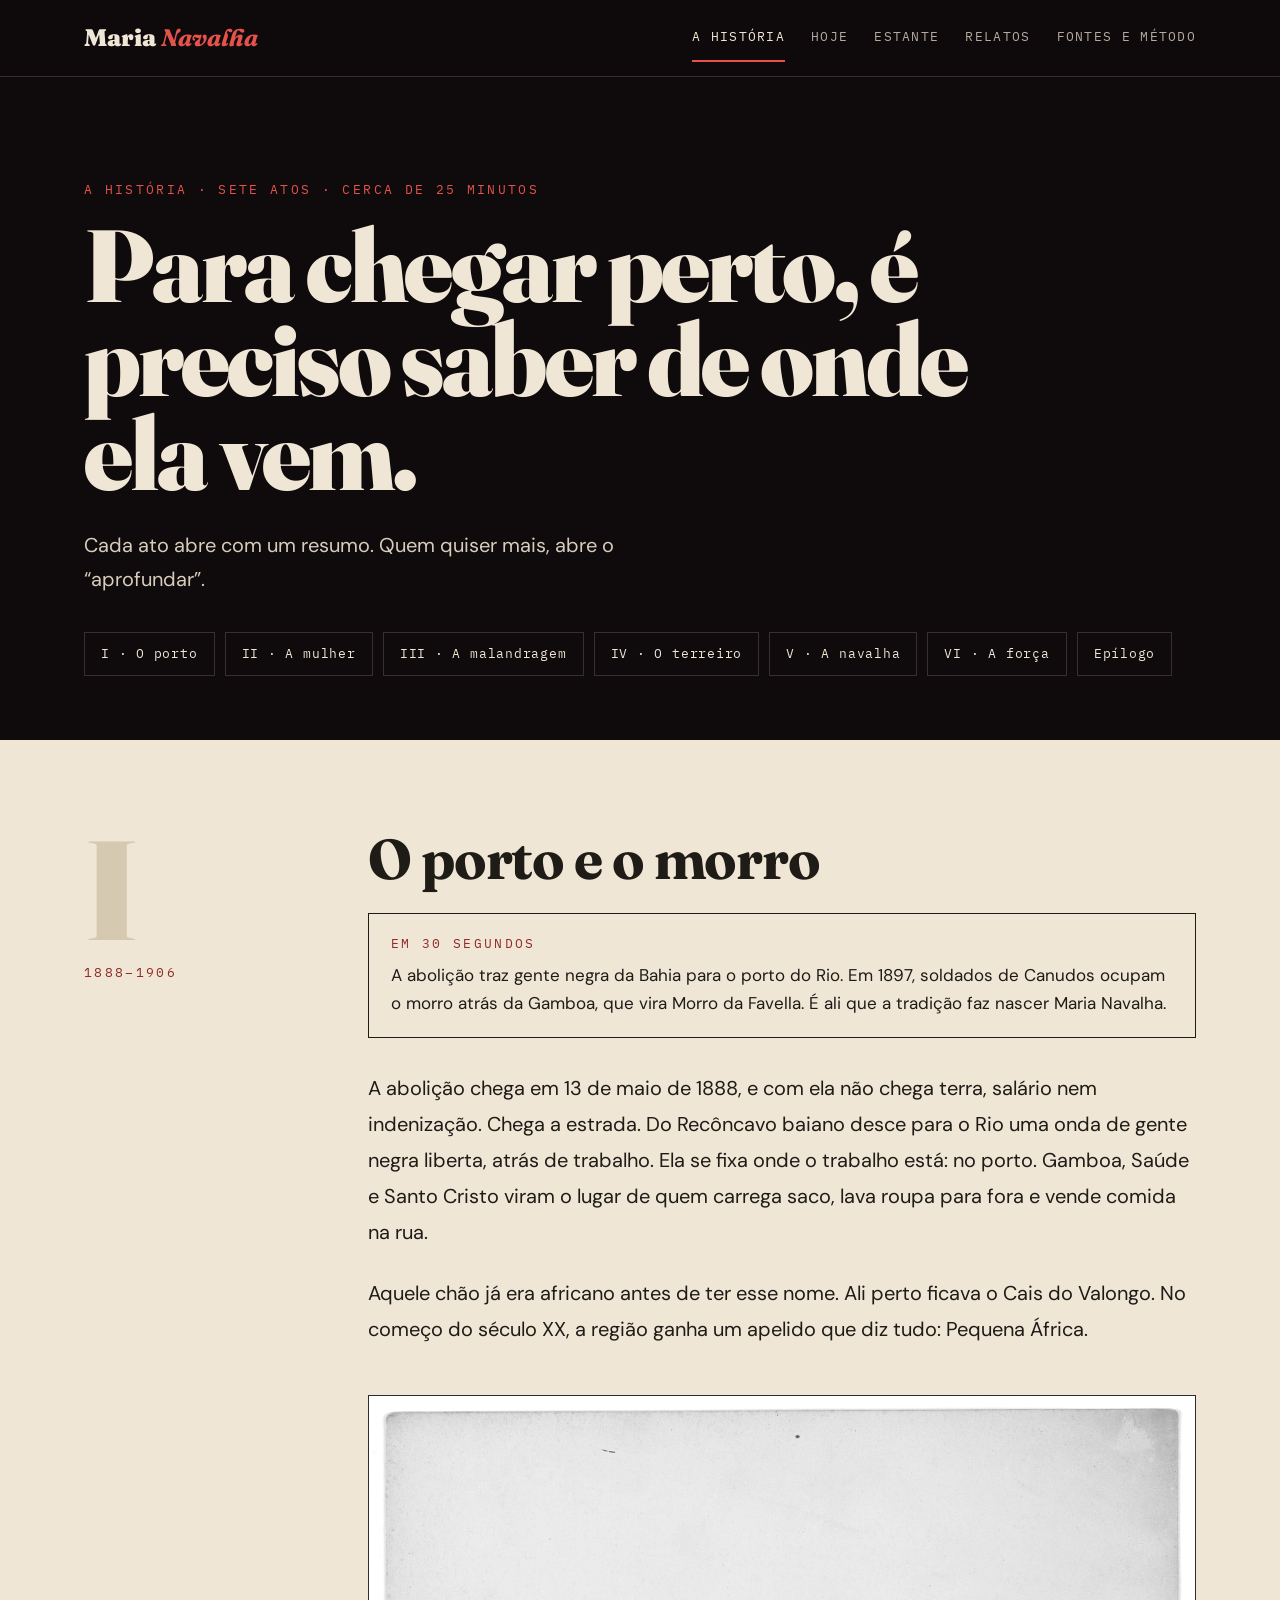
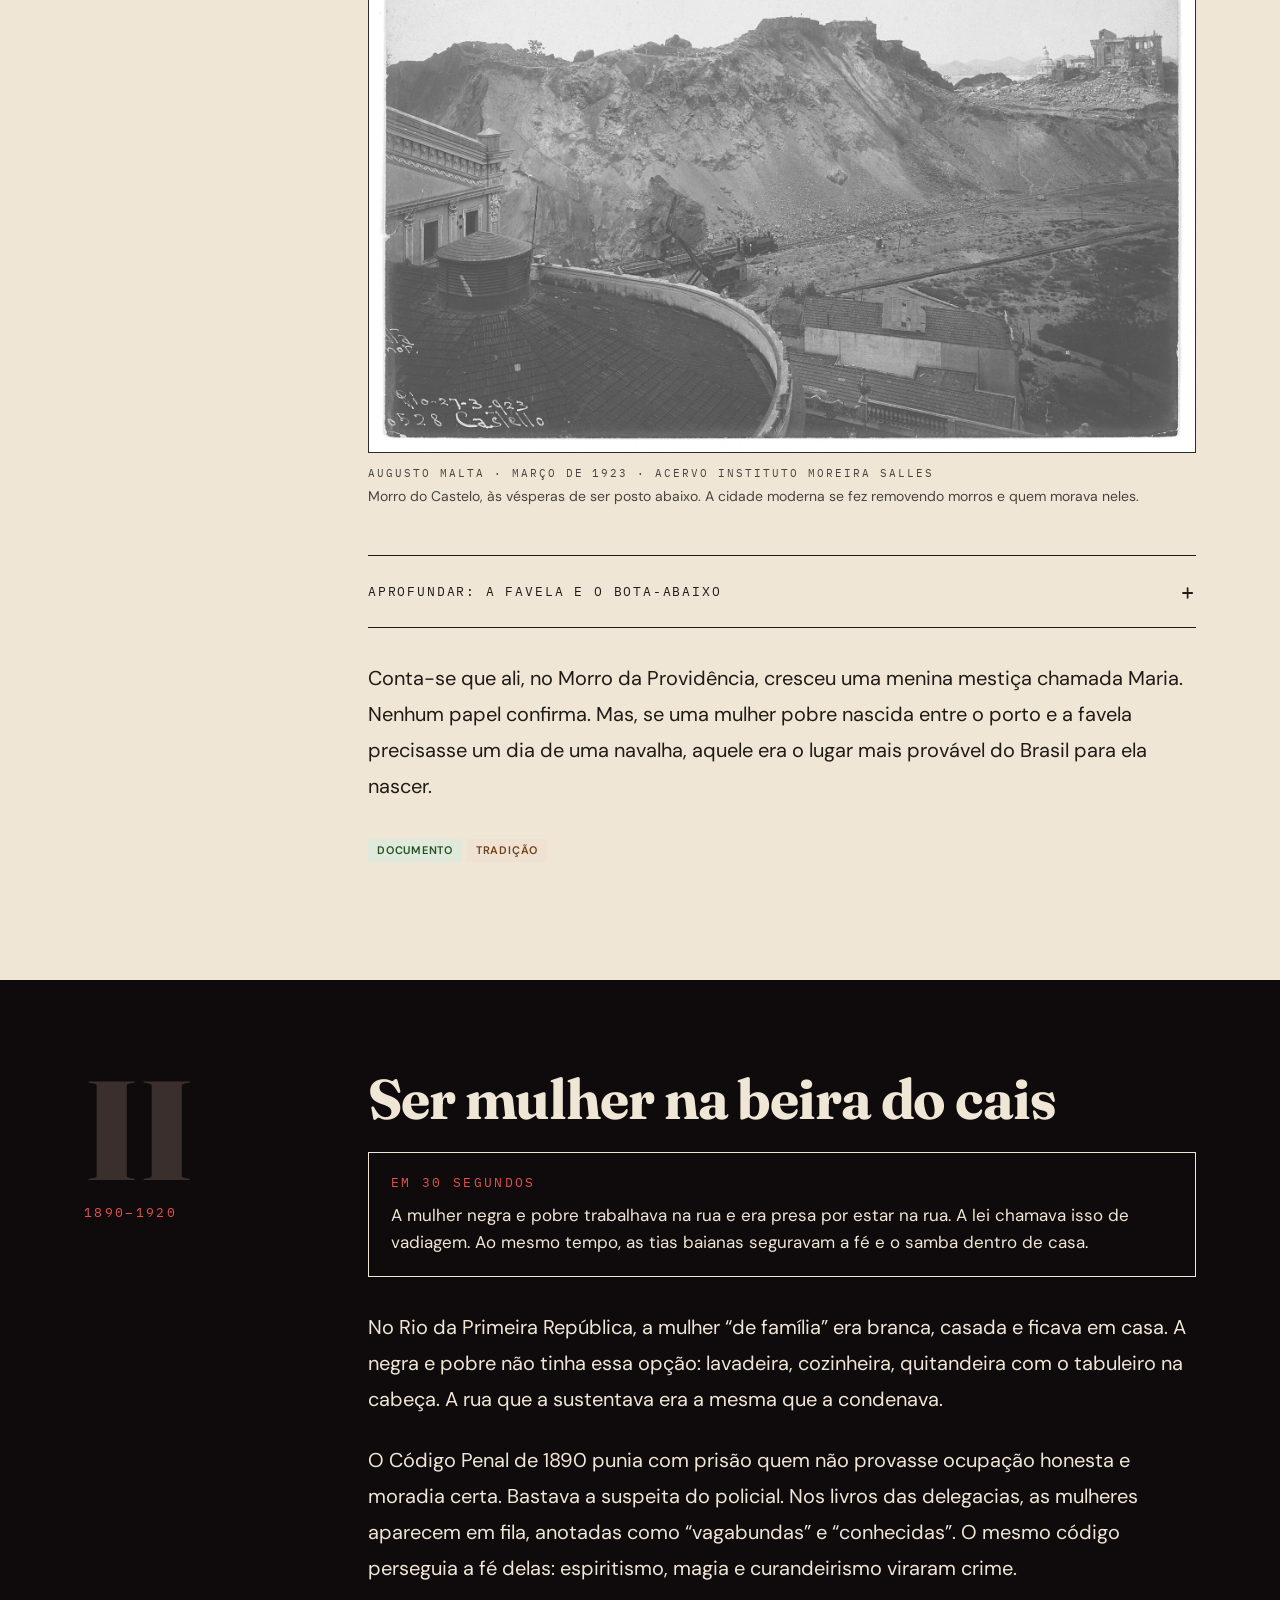
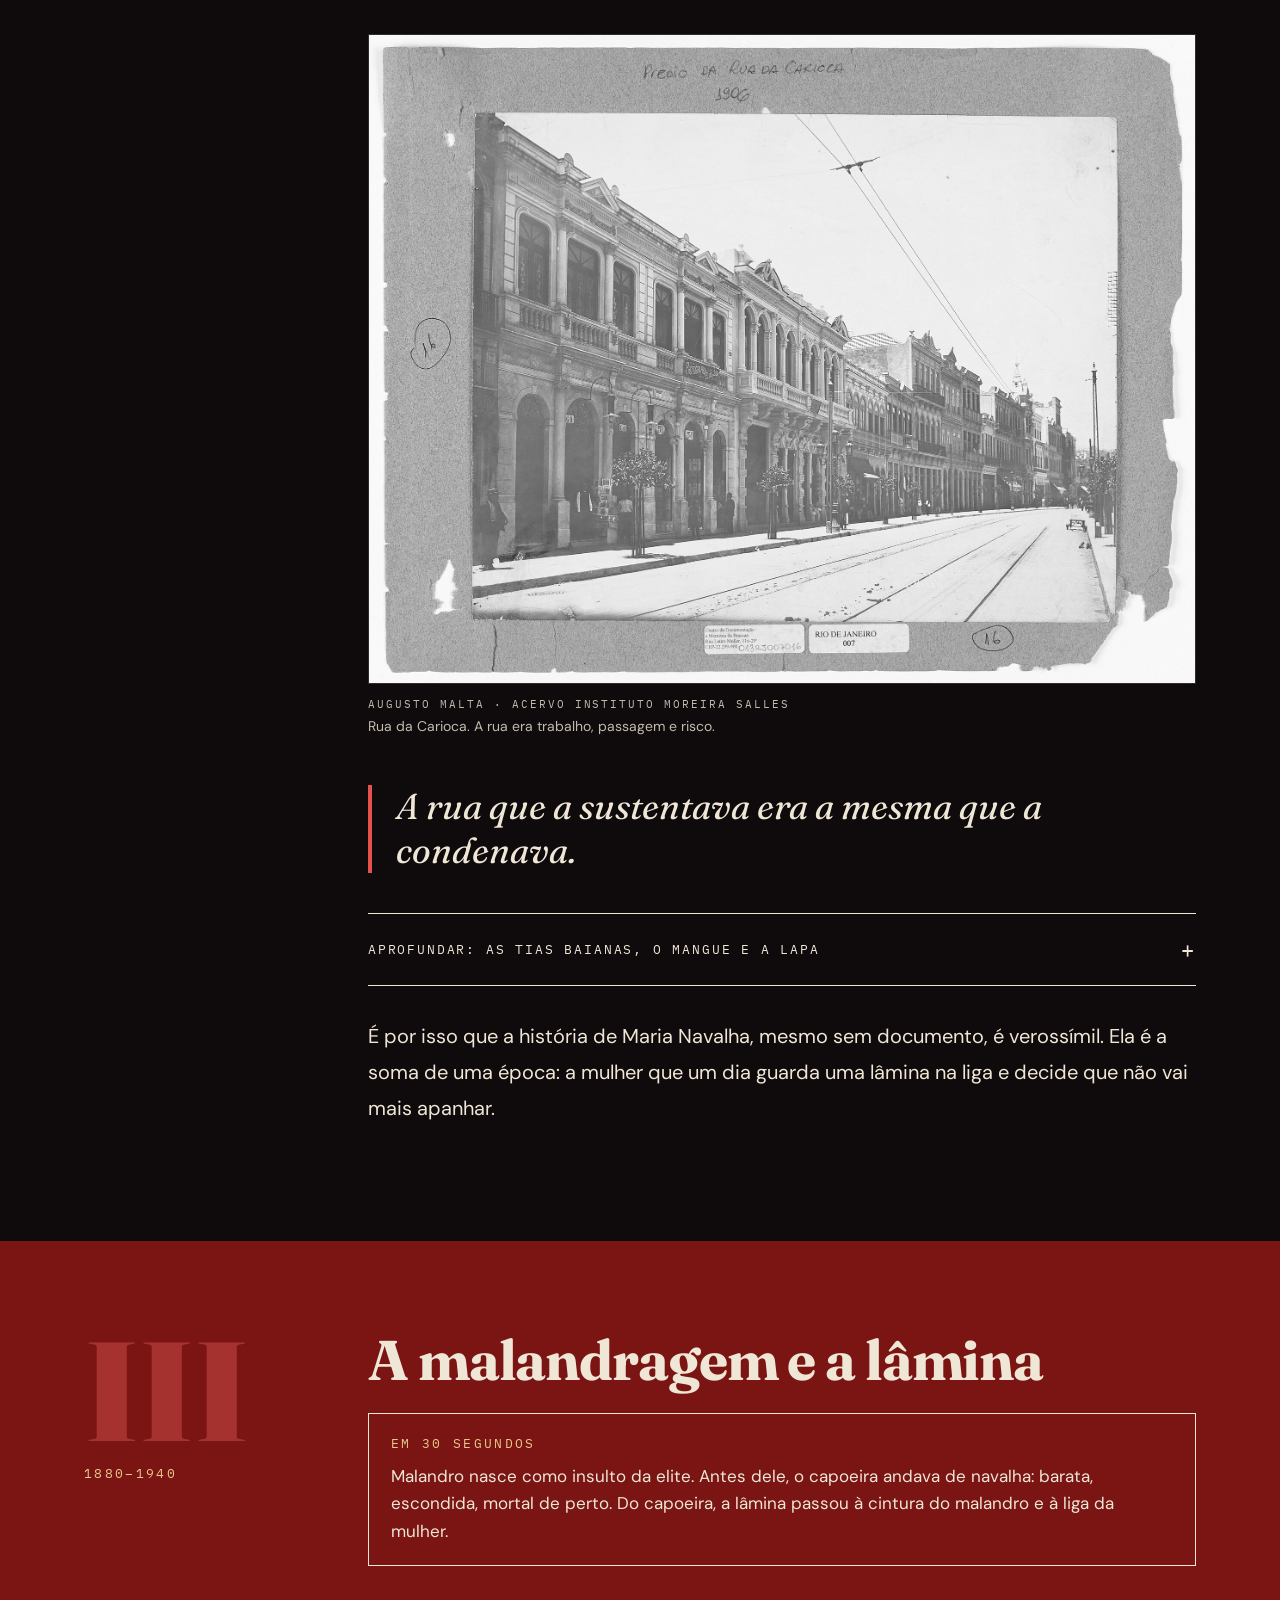
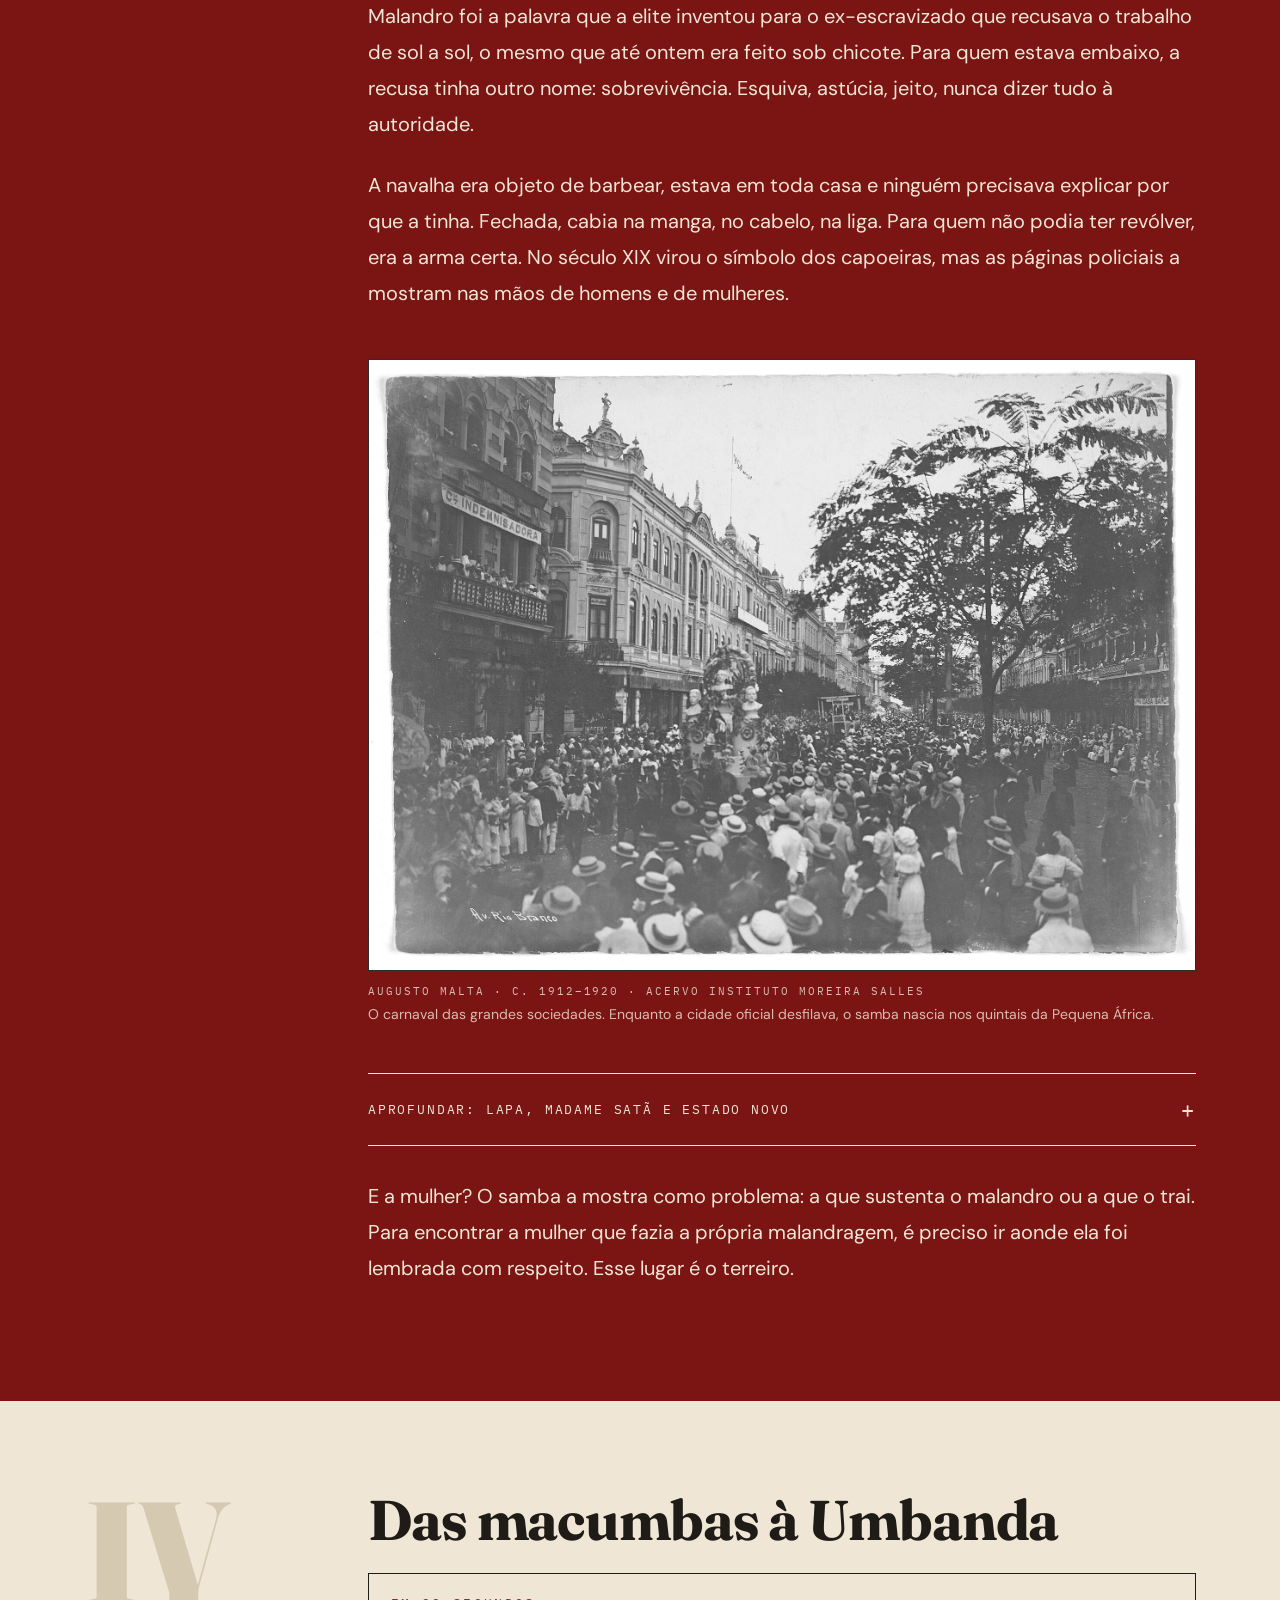
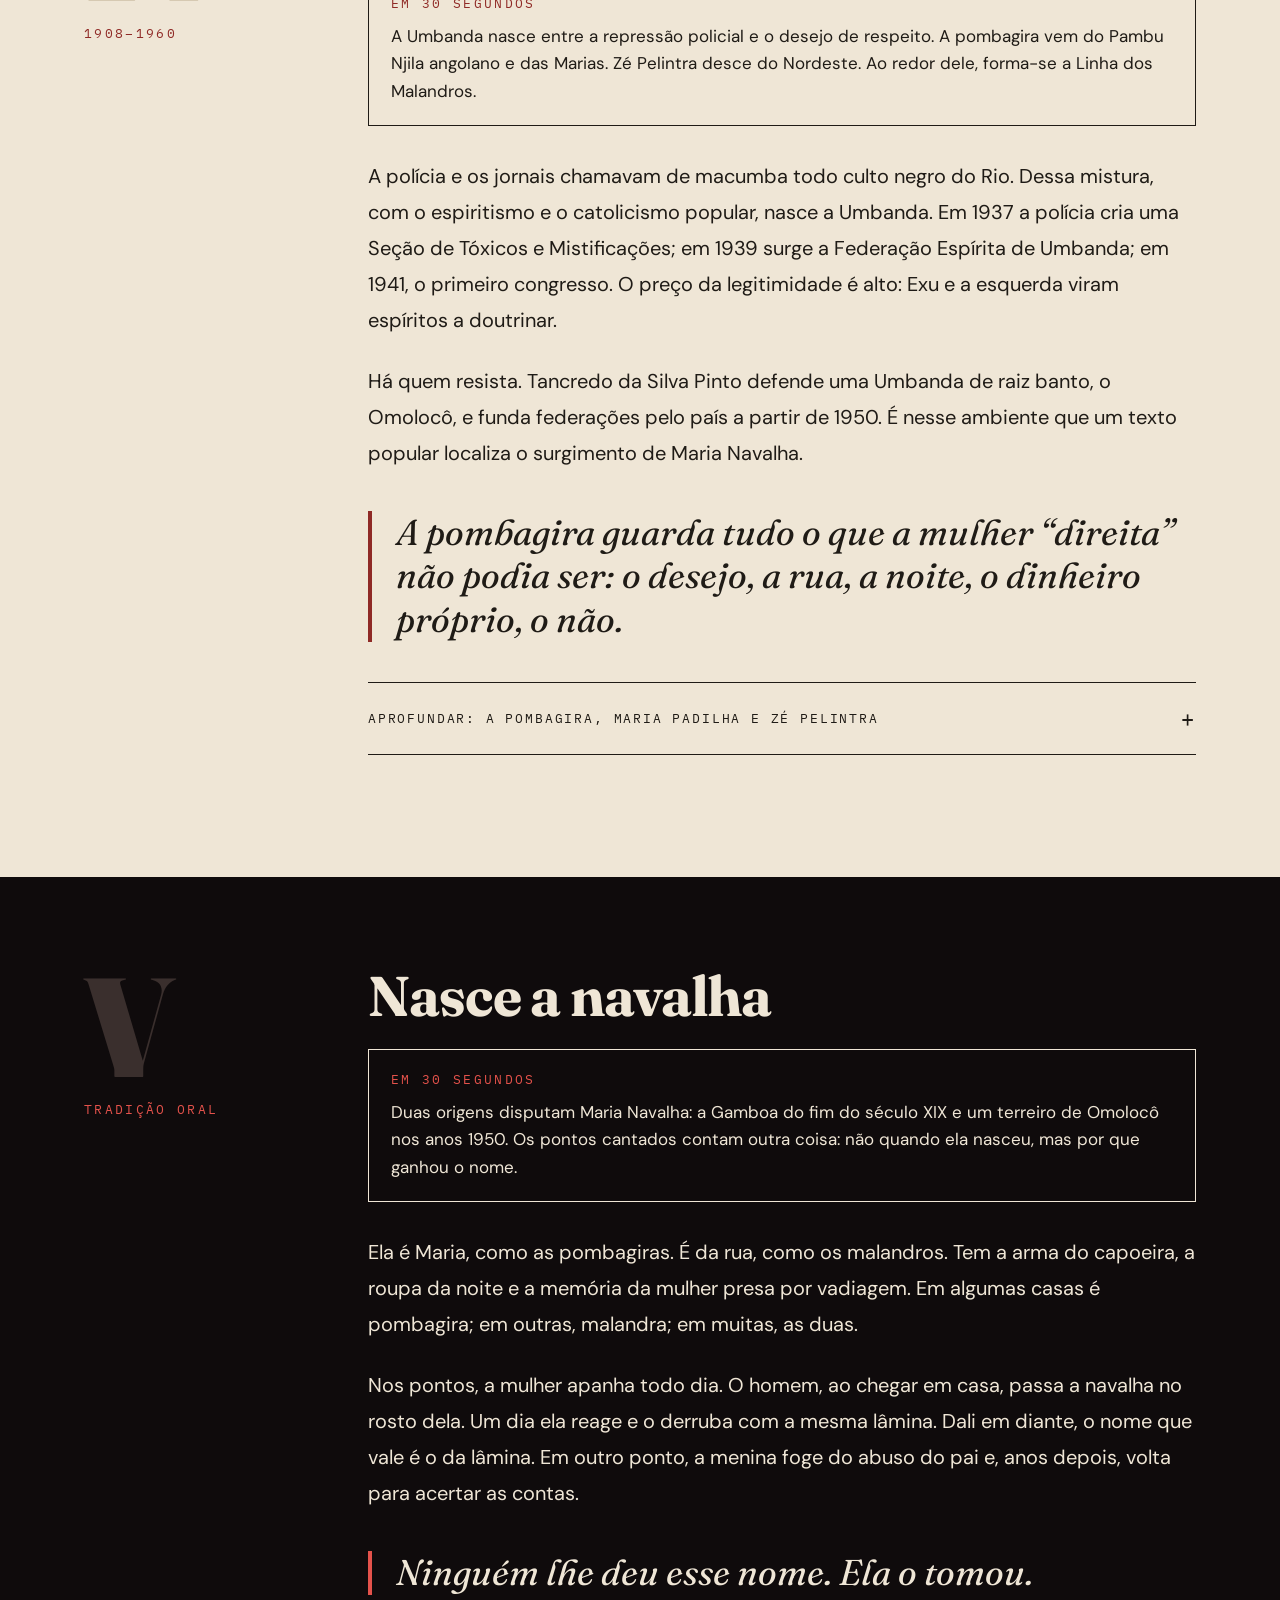
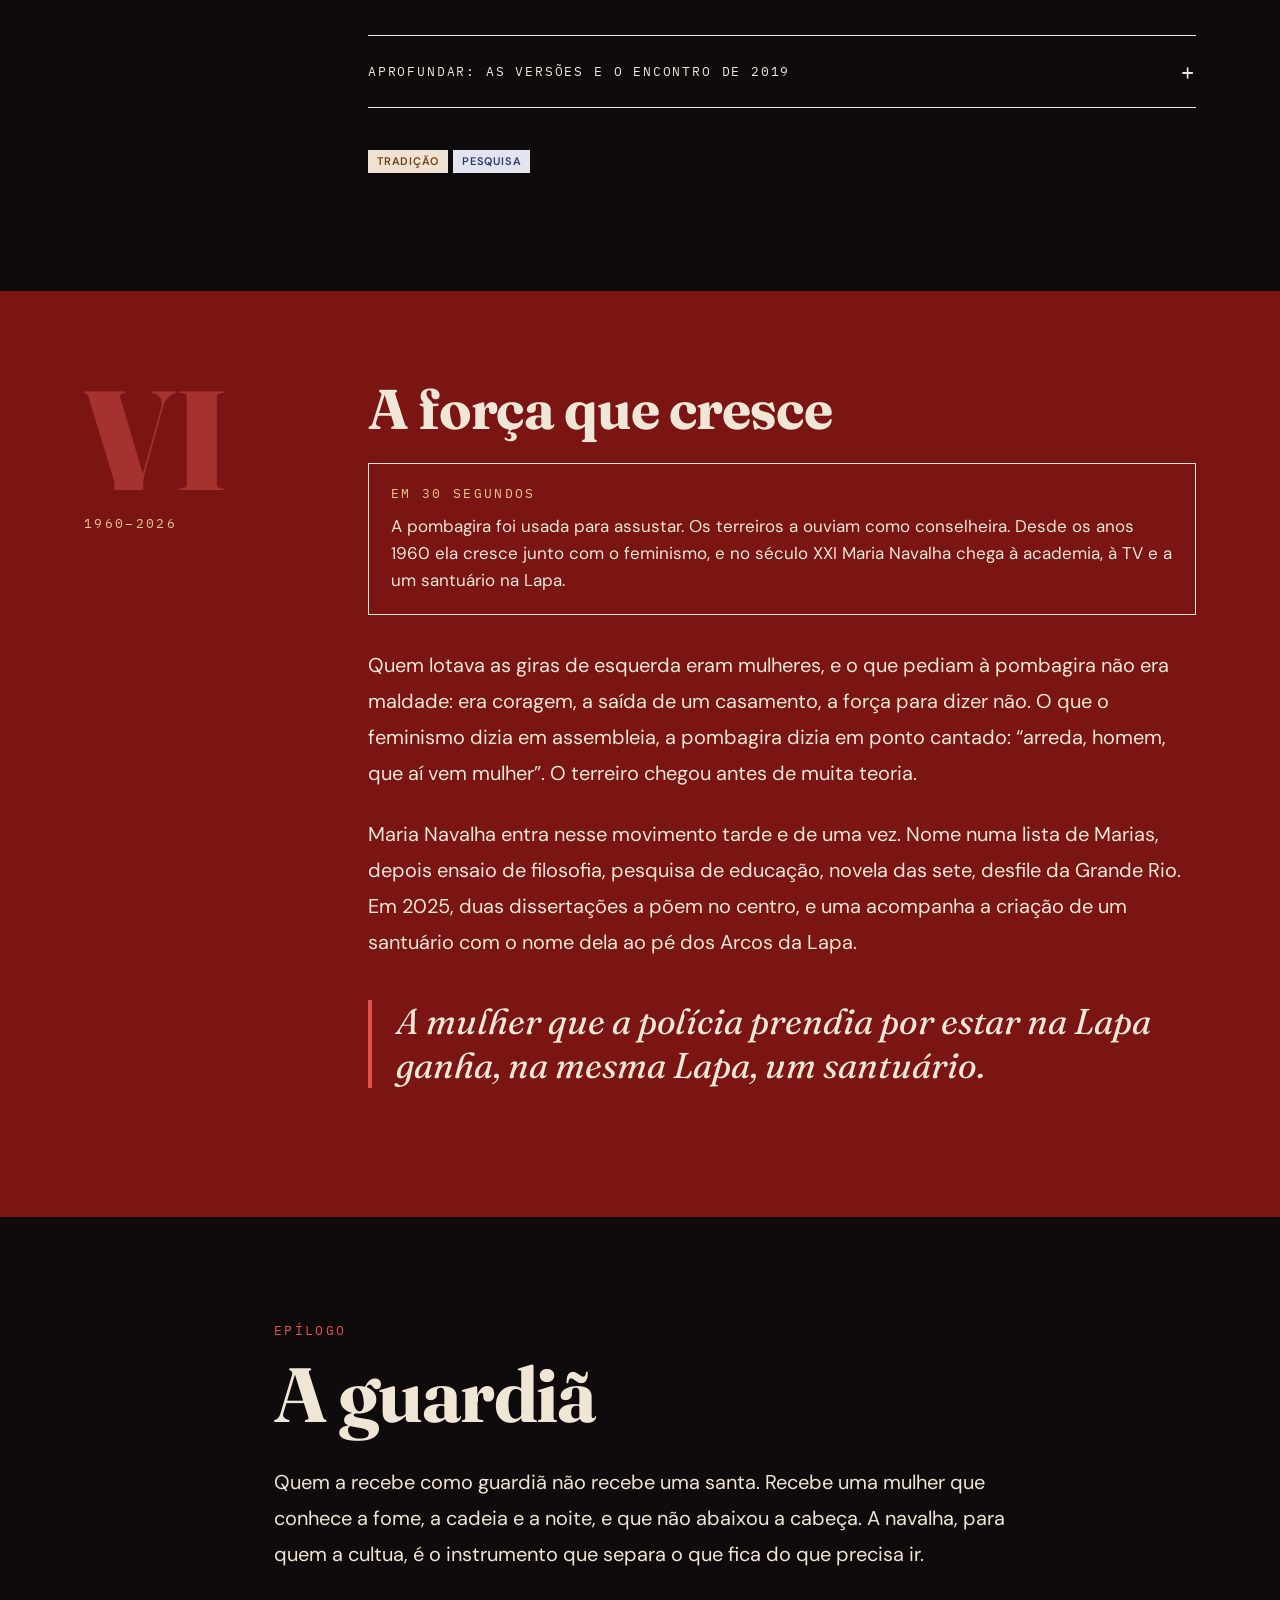
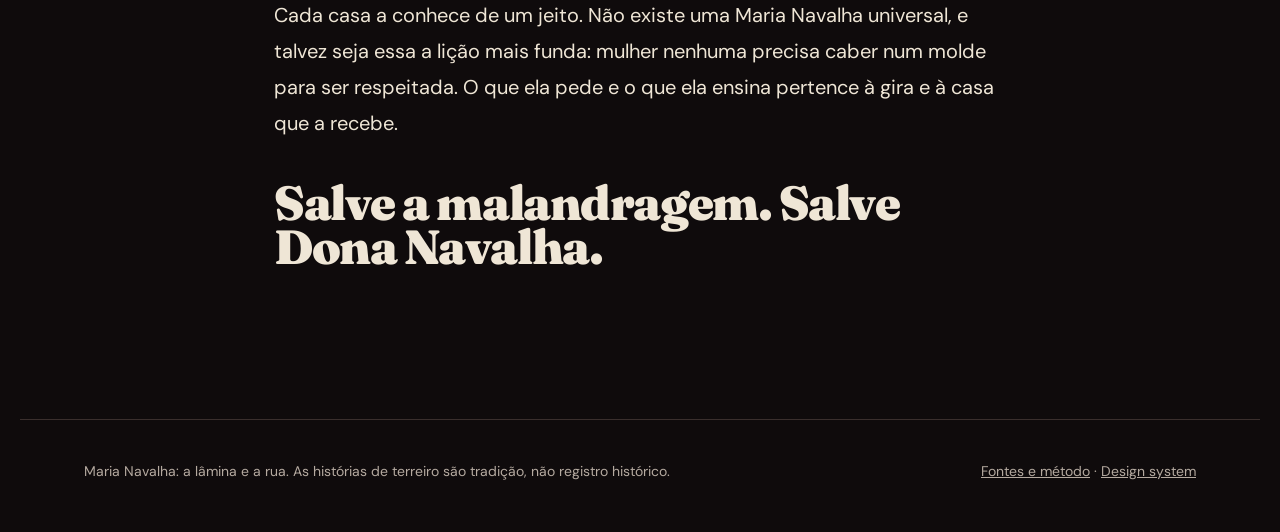
<file: historia.html>
<!DOCTYPE html>
<html lang="pt-BR">
<head>
<meta charset="utf-8">
<meta name="viewport" content="width=device-width, initial-scale=1">
<title>A história · Maria Navalha</title>
<meta name="description" content="Maria Navalha: a lâmina e a rua. Obra de estudo sobre a entidade da malandragem, o Rio de Janeiro do pós-abolição e a força feminina nas religiões de matriz africana.">
<link rel="preconnect" href="https://fonts.googleapis.com">
<link rel="preconnect" href="https://fonts.gstatic.com" crossorigin>
<link href="https://fonts.googleapis.com/css2?family=Fraunces:ital,wght@0,400;0,700;0,900;1,400;1,700&family=DM+Sans:wght@400;500;700&family=IBM+Plex+Mono:wght@400;500&display=swap" rel="stylesheet">
<link rel="stylesheet" href="site.css?v=20261118c">
</head>
<body>
<div class="progresso" id="progresso"></div>
<header class="topo">
  <div class="envolve" style="display:flex;flex-wrap:wrap;align-items:center;justify-content:space-between;gap:8px 32px;padding-top:14px;padding-bottom:14px">
    <a href="index.html" style="font-family:var(--f-display);font-weight:900;font-size:24px;text-decoration:none">Maria <em style="color:var(--lamina);font-weight:700">Navalha</em></a>
    <nav aria-label="Principal" style="display:flex;flex-wrap:wrap;gap:0 26px;font-family:var(--f-mono);font-size:13px;letter-spacing:.1em;text-transform:uppercase"><a href="historia.html" class="nav-link" aria-current="page">A história</a><a href="hoje.html" class="nav-link">Hoje</a><a href="estante.html" class="nav-link">Estante</a><a href="relatos.html" class="nav-link">Relatos</a><a href="fontes.html" class="nav-link">Fontes e método</a></nav>
  </div>
</header>
<main>
<section class="envolve" style="padding-top:clamp(56px,8vw,104px);padding-bottom:clamp(40px,5vw,64px)">
  <p class="rotulo" style="color:var(--lamina);margin:0 0 16px">A história · sete atos · cerca de 25 minutos</p>
  <h1 class="display" style="margin:0;font-size:clamp(48px,8vw,112px);max-width:1000px">Para chegar perto, é preciso saber de onde ela vem.</h1>
  <p style="margin:28px 0 0;max-width:640px;font-size:20px;color:#d8cdbd">Cada ato abre com um resumo. Quem quiser mais, abre o “aprofundar”.</p>
  <nav aria-label="Atos" style="margin-top:36px;display:flex;flex-wrap:wrap;gap:10px">
    <a class="chip" href="#ato1">I · O porto</a><a class="chip" href="#ato2">II · A mulher</a><a class="chip" href="#ato3">III · A malandragem</a><a class="chip" href="#ato4">IV · O terreiro</a><a class="chip" href="#ato5">V · A navalha</a><a class="chip" href="#ato6">VI · A força</a><a class="chip" href="#epilogo">Epílogo</a>
  </nav>
</section>

<!-- I -->
<section id="ato1" class="sup-papel ato">
  <div class="envolve ato-grade">
    <aside class="ato-lado"><div class="ato-num" style="color:var(--linha-papel)">I</div><p class="rotulo" style="color:var(--sangue)">1888–1906</p></aside>
    <article class="leitura ato-texto">
      <h2 class="titulo surge">O porto e o morro</h2>
      <div class="resumo surge"><span class="rotulo" style="color:var(--sangue)">Em 30 segundos</span>A abolição traz gente negra da Bahia para o porto do Rio. Em 1897, soldados de Canudos ocupam o morro atrás da Gamboa, que vira Morro da Favella. É ali que a tradição faz nascer Maria Navalha.</div>
      <p class="surge">A abolição chega em 13 de maio de 1888, e com ela não chega terra, salário nem indenização. Chega a estrada. Do Recôncavo baiano desce para o Rio uma onda de gente negra liberta, atrás de trabalho. Ela se fixa onde o trabalho está: no porto. Gamboa, Saúde e Santo Cristo viram o lugar de quem carrega saco, lava roupa para fora e vende comida na rua.</p>
      <p class="surge">Aquele chão já era africano antes de ter esse nome. Ali perto ficava o Cais do Valongo. No começo do século XX, a região ganha um apelido que diz tudo: Pequena África.</p>
      <figure class="foto surge"><img src="img-castelo.jpg" alt="Morro do Castelo, no centro do Rio, em 1923, pouco antes de ser demolido" loading="lazy"><figcaption><span class="rotulo">Augusto Malta · março de 1923 · Acervo Instituto Moreira Salles</span>Morro do Castelo, às vésperas de ser posto abaixo. A cidade moderna se fez removendo morros e quem morava neles.</figcaption></figure>
      <details class="aprofundar"><summary>Aprofundar: a favela e o bota-abaixo</summary><div>
        <p>Em 1897, soldados que voltam de Canudos, sem o soldo prometido, ocupam a encosta do Morro da Providência e lhe dão o nome do morro baiano onde acamparam: Favella. A palavra fica para sempre.</p>
        <p>Entre 1902 e 1906, o prefeito Pereira Passos rasga o centro em avenidas largas. Cortiços vêm abaixo aos milhares; o povo chama a reforma de bota-abaixo. Em 1904, a vacinação obrigatória acende a Revolta da Vacina. Quem é expulso sobe os morros ou se espreme na zona portuária.</p>
        <figure class="foto"><img src="img-avenida-central.jpg" alt="Avenida Central, aberta pela reforma de Pereira Passos" loading="lazy"><figcaption><span class="rotulo">Marc Ferrez · Acervo Instituto Moreira Salles</span>A Avenida Central, aberta sobre os escombros dos cortiços.</figcaption></figure>
      </div></details>
      <p class="surge">Conta-se que ali, no Morro da Providência, cresceu uma menina mestiça chamada Maria. Nenhum papel confirma. Mas, se uma mulher pobre nascida entre o porto e a favela precisasse um dia de uma navalha, aquele era o lugar mais provável do Brasil para ela nascer.</p>
      <p class="surge"><span class="etiqueta et-doc">Documento</span> <span class="etiqueta et-trad">Tradição</span></p>
    </article>
  </div>
</section>

<!-- II -->
<section id="ato2" class="sup-noite ato">
  <div class="envolve ato-grade">
    <aside class="ato-lado"><div class="ato-num" style="color:var(--linha)">II</div><p class="rotulo" style="color:var(--lamina)">1890–1920</p></aside>
    <article class="leitura ato-texto">
      <h2 class="titulo surge">Ser mulher na beira do cais</h2>
      <div class="resumo surge"><span class="rotulo" style="color:var(--lamina)">Em 30 segundos</span>A mulher negra e pobre trabalhava na rua e era presa por estar na rua. A lei chamava isso de vadiagem. Ao mesmo tempo, as tias baianas seguravam a fé e o samba dentro de casa.</div>
      <p class="surge">No Rio da Primeira República, a mulher “de família” era branca, casada e ficava em casa. A negra e pobre não tinha essa opção: lavadeira, cozinheira, quitandeira com o tabuleiro na cabeça. A rua que a sustentava era a mesma que a condenava.</p>
      <p class="surge">O Código Penal de 1890 punia com prisão quem não provasse ocupação honesta e moradia certa. Bastava a suspeita do policial. Nos livros das delegacias, as mulheres aparecem em fila, anotadas como “vagabundas” e “conhecidas”. O mesmo código perseguia a fé delas: espiritismo, magia e curandeirismo viraram crime.</p>
      <figure class="foto surge"><img src="img-rua-da-carioca.jpg" alt="Rua da Carioca, centro do Rio, no começo do século XX" loading="lazy"><figcaption><span class="rotulo">Augusto Malta · Acervo Instituto Moreira Salles</span>Rua da Carioca. A rua era trabalho, passagem e risco.</figcaption></figure>
      <blockquote class="citacao surge">A rua que a sustentava era a mesma que a condenava.</blockquote>
      <details class="aprofundar"><summary>Aprofundar: as tias baianas, o Mangue e a Lapa</summary><div>
        <p>As tias baianas, quituteiras vestidas de branco, abriam a casa para o candomblé na sala dos fundos e para o batuque na sala da frente. A mais lembrada é Hilária Batista de Almeida, a Tia Ciata, nascida em 1854 em Santo Amaro da Purificação. Na casa dela, perto da Praça Onze, o samba aprendeu a andar. Autoridade feminina negra, numa cidade que não reconhecia nenhuma.</p>
        <p>Na outra ponta da mesma geografia ficavam o Mangue e a Lapa: meretrício, pensões, cabarés. Os jornais faziam espetáculo dos “crimes da paixão”, quase sempre homens matando mulheres e sendo absolvidos em nome da honra. A navalha aparece nessas páginas dos dois lados: no rosto da mulher marcada, e na mão da mulher que reage.</p>
      </div></details>
      <p class="surge">É por isso que a história de Maria Navalha, mesmo sem documento, é verossímil. Ela é a soma de uma época: a mulher que um dia guarda uma lâmina na liga e decide que não vai mais apanhar.</p>
    </article>
  </div>
</section>

<!-- III -->
<section id="ato3" class="sup-vinho ato">
  <div class="envolve ato-grade">
    <aside class="ato-lado"><div class="ato-num" style="color:#a5322f">III</div><p class="rotulo" style="color:var(--ouro-claro)">1880–1940</p></aside>
    <article class="leitura ato-texto">
      <h2 class="titulo surge">A malandragem e a lâmina</h2>
      <div class="resumo surge"><span class="rotulo" style="color:var(--ouro-claro)">Em 30 segundos</span>Malandro nasce como insulto da elite. Antes dele, o capoeira andava de navalha: barata, escondida, mortal de perto. Do capoeira, a lâmina passou à cintura do malandro e à liga da mulher.</div>
      <p class="surge">Malandro foi a palavra que a elite inventou para o ex-escravizado que recusava o trabalho de sol a sol, o mesmo que até ontem era feito sob chicote. Para quem estava embaixo, a recusa tinha outro nome: sobrevivência. Esquiva, astúcia, jeito, nunca dizer tudo à autoridade.</p>
      <p class="surge">A navalha era objeto de barbear, estava em toda casa e ninguém precisava explicar por que a tinha. Fechada, cabia na manga, no cabelo, na liga. Para quem não podia ter revólver, era a arma certa. No século XIX virou o símbolo dos capoeiras, mas as páginas policiais a mostram nas mãos de homens e de mulheres.</p>
      <figure class="foto surge"><img src="img-desfile.jpg" alt="Desfile das grandes sociedades carnavalescas no Rio" loading="lazy"><figcaption><span class="rotulo">Augusto Malta · c. 1912–1920 · Acervo Instituto Moreira Salles</span>O carnaval das grandes sociedades. Enquanto a cidade oficial desfilava, o samba nascia nos quintais da Pequena África.</figcaption></figure>
      <details class="aprofundar"><summary>Aprofundar: Lapa, Madame Satã e Estado Novo</summary><div>
        <p>Nos anos 1920 e 1930, a malandragem ganha cenário (Lapa, Mangue, Estácio, Praça Onze) e trilha sonora: o samba e seu malandro de linho branco e panamá. Na Lapa vive João Francisco dos Santos, homem negro, capoeira e artista de cabaré, que em 1938 ganha o nome Madame Satã. Prova de que a malandragem nunca coube na figura do macho valentão.</p>
        <p>Em 1937 vem o Estado Novo. Getúlio quer o trabalhador disciplinado, e o malandro vira inimigo da nação. A Lapa, que tinha sido uma república popular da malandragem, é desmontada. Como tantas coisas expulsas do Brasil oficial, o malandro encontra abrigo no terreiro.</p>
      </div></details>
      <p class="surge">E a mulher? O samba a mostra como problema: a que sustenta o malandro ou a que o trai. Para encontrar a mulher que fazia a própria malandragem, é preciso ir aonde ela foi lembrada com respeito. Esse lugar é o terreiro.</p>
    </article>
  </div>
</section>

<!-- IV -->
<section id="ato4" class="sup-papel ato">
  <div class="envolve ato-grade">
    <aside class="ato-lado"><div class="ato-num" style="color:var(--linha-papel)">IV</div><p class="rotulo" style="color:var(--sangue)">1908–1960</p></aside>
    <article class="leitura ato-texto">
      <h2 class="titulo surge">Das macumbas à Umbanda</h2>
      <div class="resumo surge"><span class="rotulo" style="color:var(--sangue)">Em 30 segundos</span>A Umbanda nasce entre a repressão policial e o desejo de respeito. A pombagira vem do Pambu Njila angolano e das Marias. Zé Pelintra desce do Nordeste. Ao redor dele, forma-se a Linha dos Malandros.</div>
      <p class="surge">A polícia e os jornais chamavam de macumba todo culto negro do Rio. Dessa mistura, com o espiritismo e o catolicismo popular, nasce a Umbanda. Em 1937 a polícia cria uma Seção de Tóxicos e Mistificações; em 1939 surge a Federação Espírita de Umbanda; em 1941, o primeiro congresso. O preço da legitimidade é alto: Exu e a esquerda viram espíritos a doutrinar.</p>
      <p class="surge">Há quem resista. Tancredo da Silva Pinto defende uma Umbanda de raiz banto, o Omolocô, e funda federações pelo país a partir de 1950. É nesse ambiente que um texto popular localiza o surgimento de Maria Navalha.</p>
      <blockquote class="citacao surge">A pombagira guarda tudo o que a mulher “direita” não podia ser: o desejo, a rua, a noite, o dinheiro próprio, o não.</blockquote>
      <details class="aprofundar"><summary>Aprofundar: a pombagira, Maria Padilha e Zé Pelintra</summary><div>
        <p>O nome pombagira vem do quimbundo. Pambu Njila é o senhor dos caminhos e das encruzilhadas no candomblé angola. No Brasil, o nome ganha corpo de mulher. Maria Padilha, a mais famosa, sobe da Sevilha do século XIV, onde María de Padilla foi amante do rei Pedro I de Castela, passa pelas feiticeiras que a Inquisição degredou para o Brasil e chega aos terreiros cariocas como rainha. Atrás dela vem uma família de Marias: Molambo, Quitéria, da Praia, Rosa.</p>
        <p>Zé Pelintra vem do Catimbó e da Jurema, no Nordeste, onde é mestre. No Rio, troca a roupa simples pelo terno branco e vira o santo da Lapa. Ao redor dele, dirigentes abrem giras para os espíritos da rua, e nasce a Linha dos Malandros. É uma linha recente, com espíritos masculinos e femininos, tida como protetora das mulheres que enfrentam o machismo. As malandras chegaram.</p>
      </div></details>
    </article>
  </div>
</section>

<!-- V -->
<section id="ato5" class="sup-noite ato">
  <div class="envolve ato-grade">
    <aside class="ato-lado"><div class="ato-num" style="color:var(--linha)">V</div><p class="rotulo" style="color:var(--lamina)">Tradição oral</p></aside>
    <article class="leitura ato-texto">
      <h2 class="titulo surge">Nasce a navalha</h2>
      <div class="resumo surge"><span class="rotulo" style="color:var(--lamina)">Em 30 segundos</span>Duas origens disputam Maria Navalha: a Gamboa do fim do século XIX e um terreiro de Omolocô nos anos 1950. Os pontos cantados contam outra coisa: não quando ela nasceu, mas por que ganhou o nome.</div>
      <p class="surge">Ela é Maria, como as pombagiras. É da rua, como os malandros. Tem a arma do capoeira, a roupa da noite e a memória da mulher presa por vadiagem. Em algumas casas é pombagira; em outras, malandra; em muitas, as duas.</p>
      <p class="surge">Nos pontos, a mulher apanha todo dia. O homem, ao chegar em casa, passa a navalha no rosto dela. Um dia ela reage e o derruba com a mesma lâmina. Dali em diante, o nome que vale é o da lâmina. Em outro ponto, a menina foge do abuso do pai e, anos depois, volta para acertar as contas.</p>
      <blockquote class="citacao surge">Ninguém lhe deu esse nome. Ela o tomou.</blockquote>
      <details class="aprofundar"><summary>Aprofundar: as versões e o encontro de 2019</summary><div>
        <p>Ao redor dessa origem, o povo teceu o resto: a mulher de Zé Pelintra, a dona de cabaré, a que chefia com ele a legião dos malandros na Quimbanda. Na Jurema, em Pernambuco, ela é Mestra, com ciência própria. Uma pesquisa recente leu os pontos como denúncia da violência de gênero, cantada em roda, com tambor, numa época sem lei nem palavra para isso.</p>
        <p>Em agosto de 2019, numa sala de pós-graduação no Rio, alguém entra, se apresenta como Maria Navalha e diz que veio a mando de Sete Encruzilhadas, o nome do caboclo que, na lenda, fundou a Umbanda em 1908. O círculo se fecha.</p>
      </div></details>
      <p class="surge"><span class="etiqueta et-trad">Tradição</span> <span class="etiqueta et-pesq">Pesquisa</span></p>
    </article>
  </div>
</section>

<!-- VI -->
<section id="ato6" class="sup-vinho ato">
  <div class="envolve ato-grade">
    <aside class="ato-lado"><div class="ato-num" style="color:#a5322f">VI</div><p class="rotulo" style="color:var(--ouro-claro)">1960–2026</p></aside>
    <article class="leitura ato-texto">
      <h2 class="titulo surge">A força que cresce</h2>
      <div class="resumo surge"><span class="rotulo" style="color:var(--ouro-claro)">Em 30 segundos</span>A pombagira foi usada para assustar. Os terreiros a ouviam como conselheira. Desde os anos 1960 ela cresce junto com o feminismo, e no século XXI Maria Navalha chega à academia, à TV e a um santuário na Lapa.</div>
      <p class="surge">Quem lotava as giras de esquerda eram mulheres, e o que pediam à pombagira não era maldade: era coragem, a saída de um casamento, a força para dizer não. O que o feminismo dizia em assembleia, a pombagira dizia em ponto cantado: “arreda, homem, que aí vem mulher”. O terreiro chegou antes de muita teoria.</p>
      <p class="surge">Maria Navalha entra nesse movimento tarde e de uma vez. Nome numa lista de Marias, depois ensaio de filosofia, pesquisa de educação, novela das sete, desfile da Grande Rio. Em 2025, duas dissertações a põem no centro, e uma acompanha a criação de um santuário com o nome dela ao pé dos Arcos da Lapa.</p>
      <blockquote class="citacao surge">A mulher que a polícia prendia por estar na Lapa ganha, na mesma Lapa, um santuário.</blockquote>
    </article>
  </div>
</section>

<!-- EPÍLOGO -->
<section id="epilogo" class="sup-noite ato">
  <div class="envolve" style="max-width:860px;text-align:left">
    <p class="rotulo" style="color:var(--lamina)">Epílogo</p>
    <h2 class="titulo surge" style="font-size:clamp(40px,6vw,80px);margin:8px 0 28px">A guardiã</h2>
    <div class="leitura">
      <p class="surge">Quem a recebe como guardiã não recebe uma santa. Recebe uma mulher que conhece a fome, a cadeia e a noite, e que não abaixou a cabeça. A navalha, para quem a cultua, é o instrumento que separa o que fica do que precisa ir.</p>
      <p class="surge">Cada casa a conhece de um jeito. Não existe uma Maria Navalha universal, e talvez seja essa a lição mais funda: mulher nenhuma precisa caber num molde para ser respeitada. O que ela pede e o que ela ensina pertence à gira e à casa que a recebe.</p>
      <p class="surge display" style="font-size:clamp(28px,4vw,48px);margin-top:40px">Salve a malandragem. Salve Dona Navalha.</p>
    </div>
  </div>
</section>

</main>
<footer class="envolve" style="padding-top:40px;padding-bottom:48px;font-size:14px;color:var(--cinza-noite);border-top:1px solid var(--linha);display:flex;flex-wrap:wrap;gap:12px 32px;justify-content:space-between">
  <span>Maria Navalha: a lâmina e a rua. As histórias de terreiro são tradição, não registro histórico.</span>
  <span><a href="fontes.html">Fontes e método</a> · <a href="design.html">Design system</a></span>
</footer>
<script src="site.js?v=20261118c"></script>
</body>
</html>
</file>
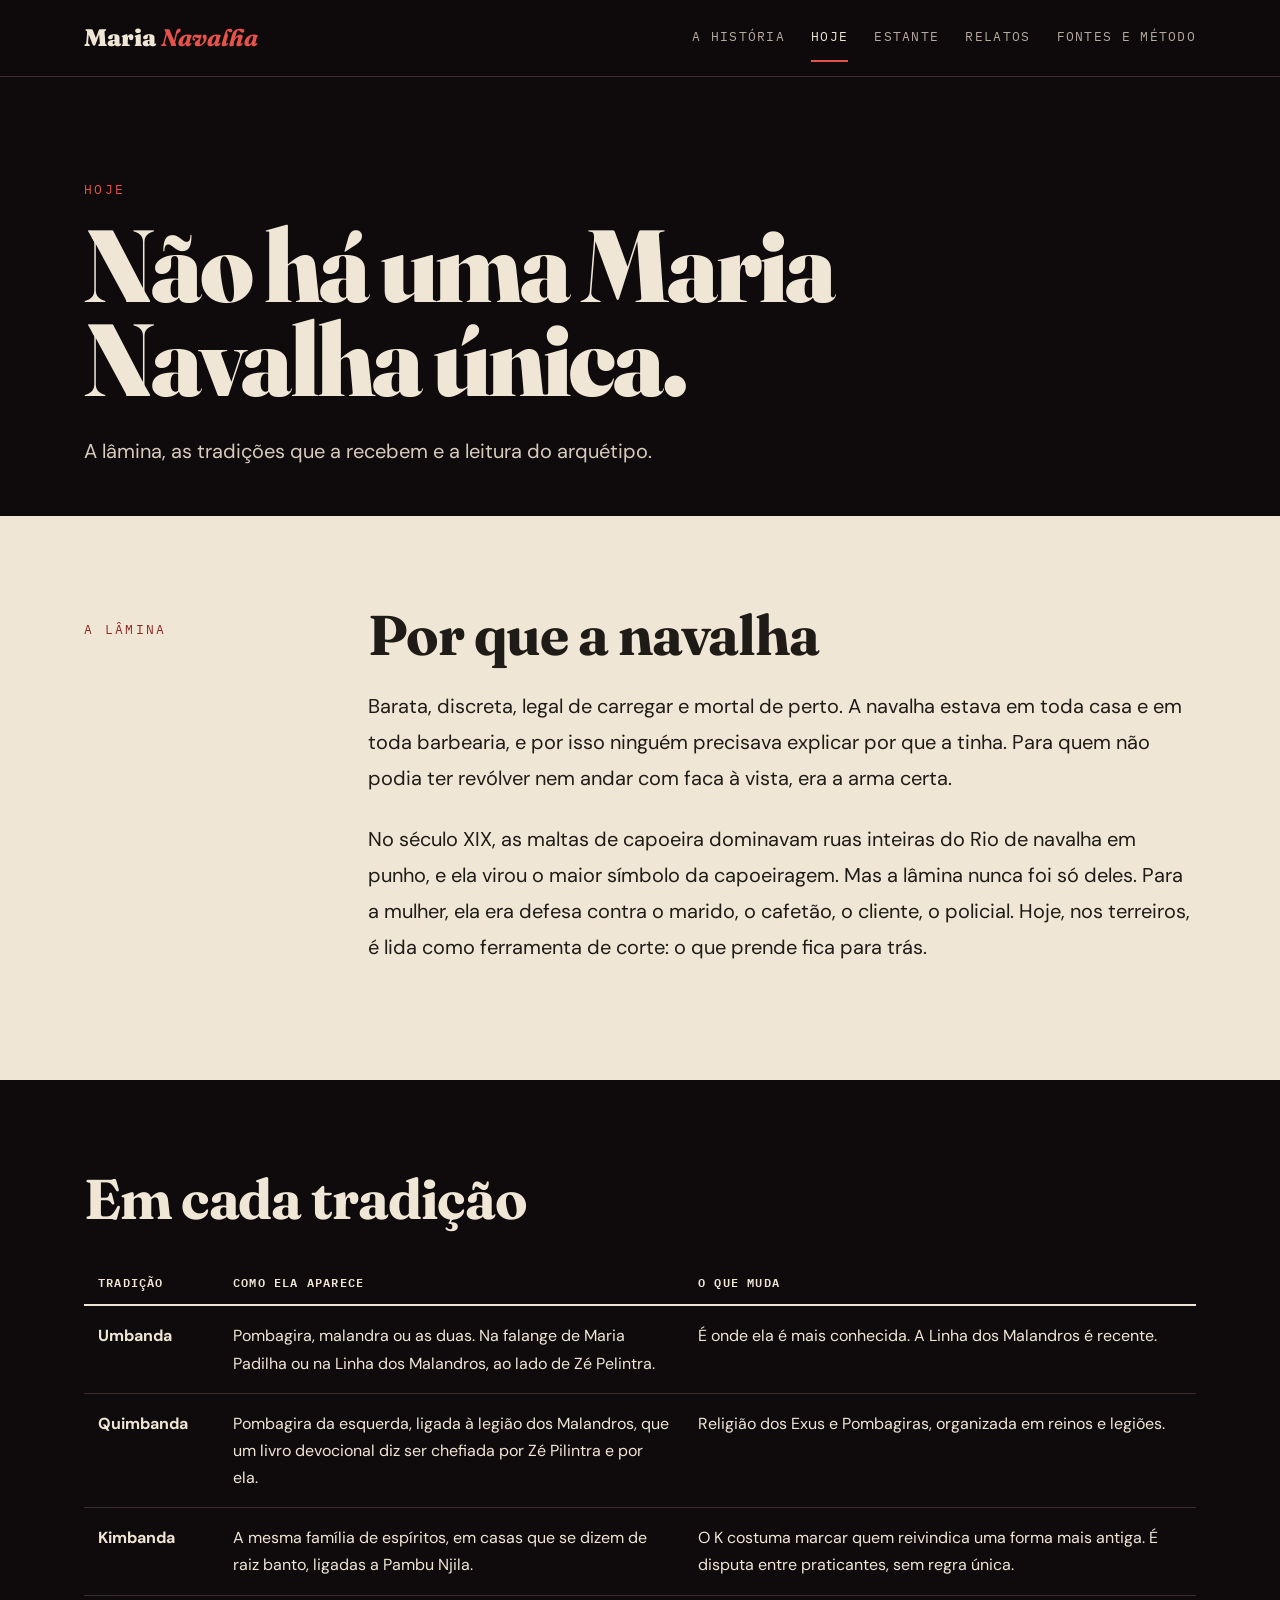
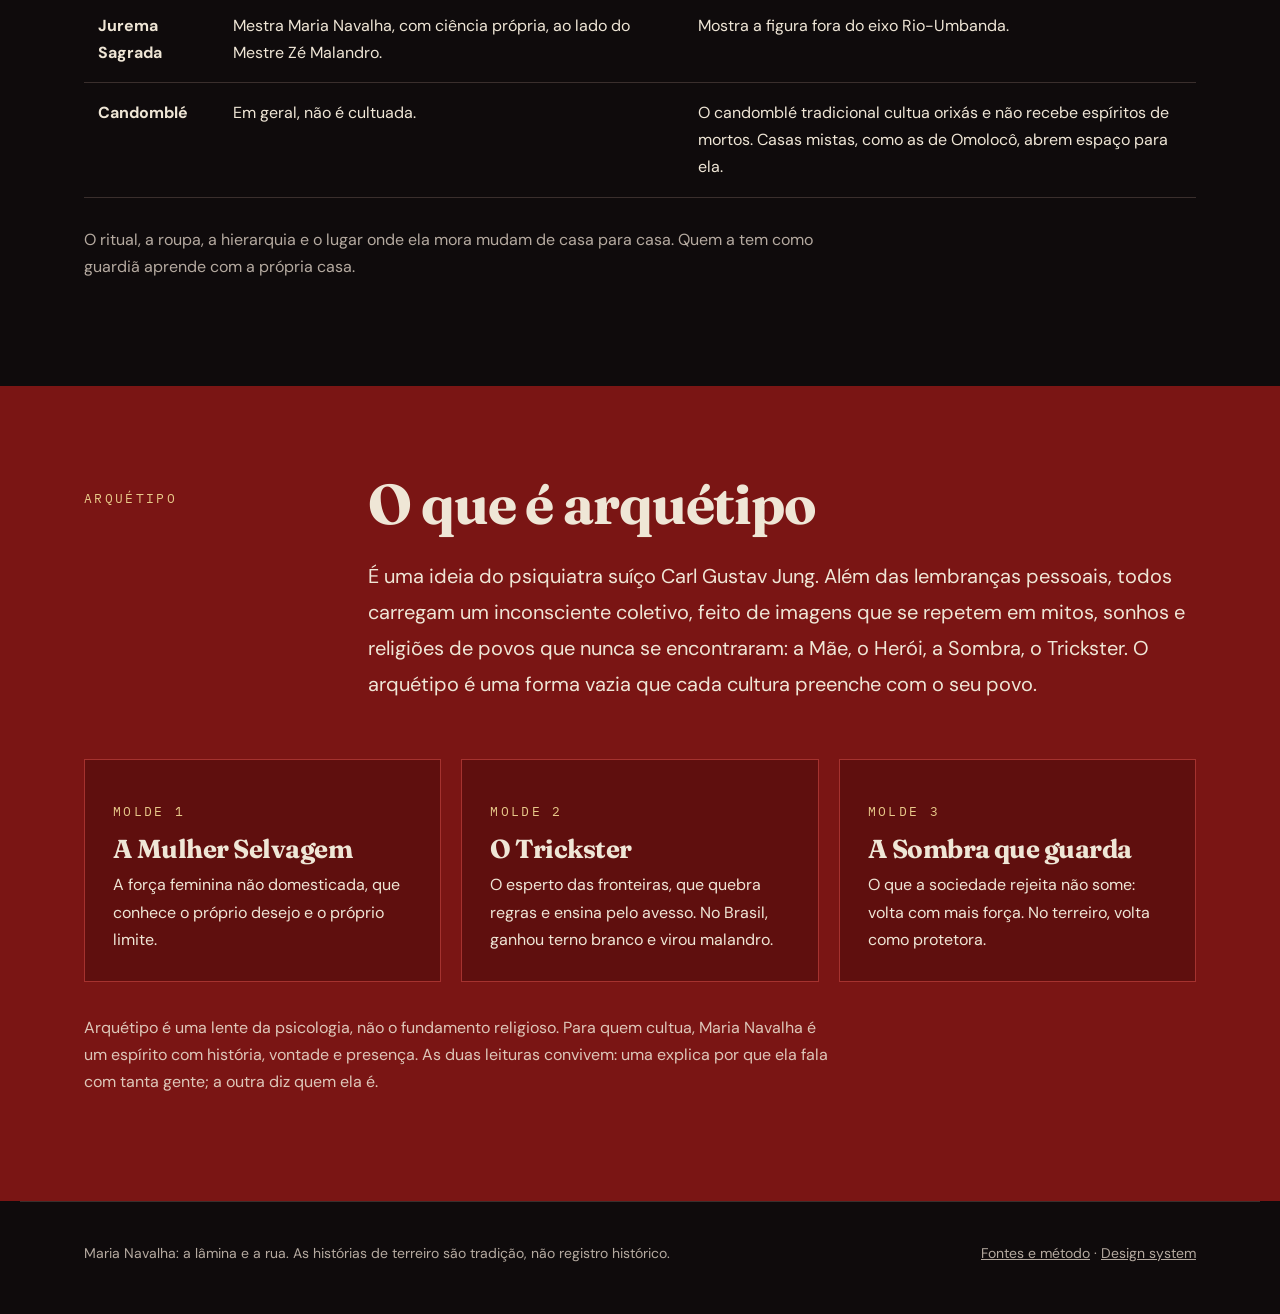
<file: hoje.html>
<!DOCTYPE html>
<html lang="pt-BR">
<head>
<meta charset="utf-8">
<meta name="viewport" content="width=device-width, initial-scale=1">
<title>Hoje · Maria Navalha</title>
<meta name="description" content="Maria Navalha: a lâmina e a rua. Obra de estudo sobre a entidade da malandragem, o Rio de Janeiro do pós-abolição e a força feminina nas religiões de matriz africana.">
<link rel="preconnect" href="https://fonts.googleapis.com">
<link rel="preconnect" href="https://fonts.gstatic.com" crossorigin>
<link href="https://fonts.googleapis.com/css2?family=Fraunces:ital,wght@0,400;0,700;0,900;1,400;1,700&family=DM+Sans:wght@400;500;700&family=IBM+Plex+Mono:wght@400;500&display=swap" rel="stylesheet">
<link rel="stylesheet" href="site.css?v=20261118c">
</head>
<body>
<div class="progresso" id="progresso"></div>
<header class="topo">
  <div class="envolve" style="display:flex;flex-wrap:wrap;align-items:center;justify-content:space-between;gap:8px 32px;padding-top:14px;padding-bottom:14px">
    <a href="index.html" style="font-family:var(--f-display);font-weight:900;font-size:24px;text-decoration:none">Maria <em style="color:var(--lamina);font-weight:700">Navalha</em></a>
    <nav aria-label="Principal" style="display:flex;flex-wrap:wrap;gap:0 26px;font-family:var(--f-mono);font-size:13px;letter-spacing:.1em;text-transform:uppercase"><a href="historia.html" class="nav-link">A história</a><a href="hoje.html" class="nav-link" aria-current="page">Hoje</a><a href="estante.html" class="nav-link">Estante</a><a href="relatos.html" class="nav-link">Relatos</a><a href="fontes.html" class="nav-link">Fontes e método</a></nav>
  </div>
</header>
<main>
<section class="envolve" style="padding-top:clamp(56px,8vw,104px);padding-bottom:48px">
  <p class="rotulo" style="color:var(--lamina);margin:0 0 16px">Hoje</p>
  <h1 class="display" style="margin:0;font-size:clamp(48px,8vw,104px);max-width:960px">Não há uma Maria Navalha única.</h1>
  <p style="margin:28px 0 0;max-width:640px;font-size:20px;color:#d8cdbd">A lâmina, as tradições que a recebem e a leitura do arquétipo.</p>
</section>

<section class="sup-papel ato">
  <div class="envolve ato-grade">
    <aside class="ato-lado"><p class="rotulo" style="color:var(--sangue)">A lâmina</p></aside>
    <article class="leitura ato-texto">
      <h2 class="titulo surge">Por que a navalha</h2>
      <p class="surge">Barata, discreta, legal de carregar e mortal de perto. A navalha estava em toda casa e em toda barbearia, e por isso ninguém precisava explicar por que a tinha. Para quem não podia ter revólver nem andar com faca à vista, era a arma certa.</p>
      <p class="surge">No século XIX, as maltas de capoeira dominavam ruas inteiras do Rio de navalha em punho, e ela virou o maior símbolo da capoeiragem. Mas a lâmina nunca foi só deles. Para a mulher, ela era defesa contra o marido, o cafetão, o cliente, o policial. Hoje, nos terreiros, é lida como ferramenta de corte: o que prende fica para trás.</p>
    </article>
  </div>
</section>

<section class="sup-noite ato">
  <div class="envolve">
    <h2 class="titulo surge" style="font-size:clamp(34px,4.4vw,56px);margin:0 0 32px">Em cada tradição</h2>
    <div class="rolagem-x surge"><table class="tabela">
      <thead><tr><th>Tradição</th><th>Como ela aparece</th><th>O que muda</th></tr></thead>
      <tbody>
        <tr><td><strong>Umbanda</strong></td><td>Pombagira, malandra ou as duas. Na falange de Maria Padilha ou na Linha dos Malandros, ao lado de Zé Pelintra.</td><td>É onde ela é mais conhecida. A Linha dos Malandros é recente.</td></tr>
        <tr><td><strong>Quimbanda</strong></td><td>Pombagira da esquerda, ligada à legião dos Malandros, que um livro devocional diz ser chefiada por Zé Pilintra e por ela.</td><td>Religião dos Exus e Pombagiras, organizada em reinos e legiões.</td></tr>
        <tr><td><strong>Kimbanda</strong></td><td>A mesma família de espíritos, em casas que se dizem de raiz banto, ligadas a Pambu Njila.</td><td>O K costuma marcar quem reivindica uma forma mais antiga. É disputa entre praticantes, sem regra única.</td></tr>
        <tr><td><strong>Jurema Sagrada</strong></td><td>Mestra Maria Navalha, com ciência própria, ao lado do Mestre Zé Malandro.</td><td>Mostra a figura fora do eixo Rio-Umbanda.</td></tr>
        <tr><td><strong>Candomblé</strong></td><td>Em geral, não é cultuada.</td><td>O candomblé tradicional cultua orixás e não recebe espíritos de mortos. Casas mistas, como as de Omolocô, abrem espaço para ela.</td></tr>
      </tbody>
    </table></div>
    <p class="surge" style="margin-top:28px;max-width:var(--medida);color:var(--cinza-noite)">O ritual, a roupa, a hierarquia e o lugar onde ela mora mudam de casa para casa. Quem a tem como guardiã aprende com a própria casa.</p>
  </div>
</section>

<section class="sup-vinho ato">
  <div class="envolve ato-grade">
    <aside class="ato-lado"><p class="rotulo" style="color:var(--ouro-claro)">Arquétipo</p></aside>
    <article class="leitura ato-texto">
      <h2 class="titulo surge">O que é arquétipo</h2>
      <p class="surge">É uma ideia do psiquiatra suíço Carl Gustav Jung. Além das lembranças pessoais, todos carregam um inconsciente coletivo, feito de imagens que se repetem em mitos, sonhos e religiões de povos que nunca se encontraram: a Mãe, o Herói, a Sombra, o Trickster. O arquétipo é uma forma vazia que cada cultura preenche com o seu povo.</p>
    </article>
  </div>
  <div class="envolve grade" style="margin-top:32px">
    <div class="cartao surge" style="background:#5f0f0e;border-color:#a5322f"><p class="rotulo" style="color:var(--ouro-claro)">Molde 1</p><h3 class="titulo" style="font-size:26px;margin:8px 0">A Mulher Selvagem</h3><p style="margin:0">A força feminina não domesticada, que conhece o próprio desejo e o próprio limite.</p></div>
    <div class="cartao surge" style="background:#5f0f0e;border-color:#a5322f"><p class="rotulo" style="color:var(--ouro-claro)">Molde 2</p><h3 class="titulo" style="font-size:26px;margin:8px 0">O Trickster</h3><p style="margin:0">O esperto das fronteiras, que quebra regras e ensina pelo avesso. No Brasil, ganhou terno branco e virou malandro.</p></div>
    <div class="cartao surge" style="background:#5f0f0e;border-color:#a5322f"><p class="rotulo" style="color:var(--ouro-claro)">Molde 3</p><h3 class="titulo" style="font-size:26px;margin:8px 0">A Sombra que guarda</h3><p style="margin:0">O que a sociedade rejeita não some: volta com mais força. No terreiro, volta como protetora.</p></div>
  </div>
  <div class="envolve"><p class="surge" style="margin-top:32px;max-width:var(--medida);opacity:.85">Arquétipo é uma lente da psicologia, não o fundamento religioso. Para quem cultua, Maria Navalha é um espírito com história, vontade e presença. As duas leituras convivem: uma explica por que ela fala com tanta gente; a outra diz quem ela é.</p></div>
</section>

</main>
<footer class="envolve" style="padding-top:40px;padding-bottom:48px;font-size:14px;color:var(--cinza-noite);border-top:1px solid var(--linha);display:flex;flex-wrap:wrap;gap:12px 32px;justify-content:space-between">
  <span>Maria Navalha: a lâmina e a rua. As histórias de terreiro são tradição, não registro histórico.</span>
  <span><a href="fontes.html">Fontes e método</a> · <a href="design.html">Design system</a></span>
</footer>
<script src="site.js?v=20261118c"></script>
</body>
</html>
</file>
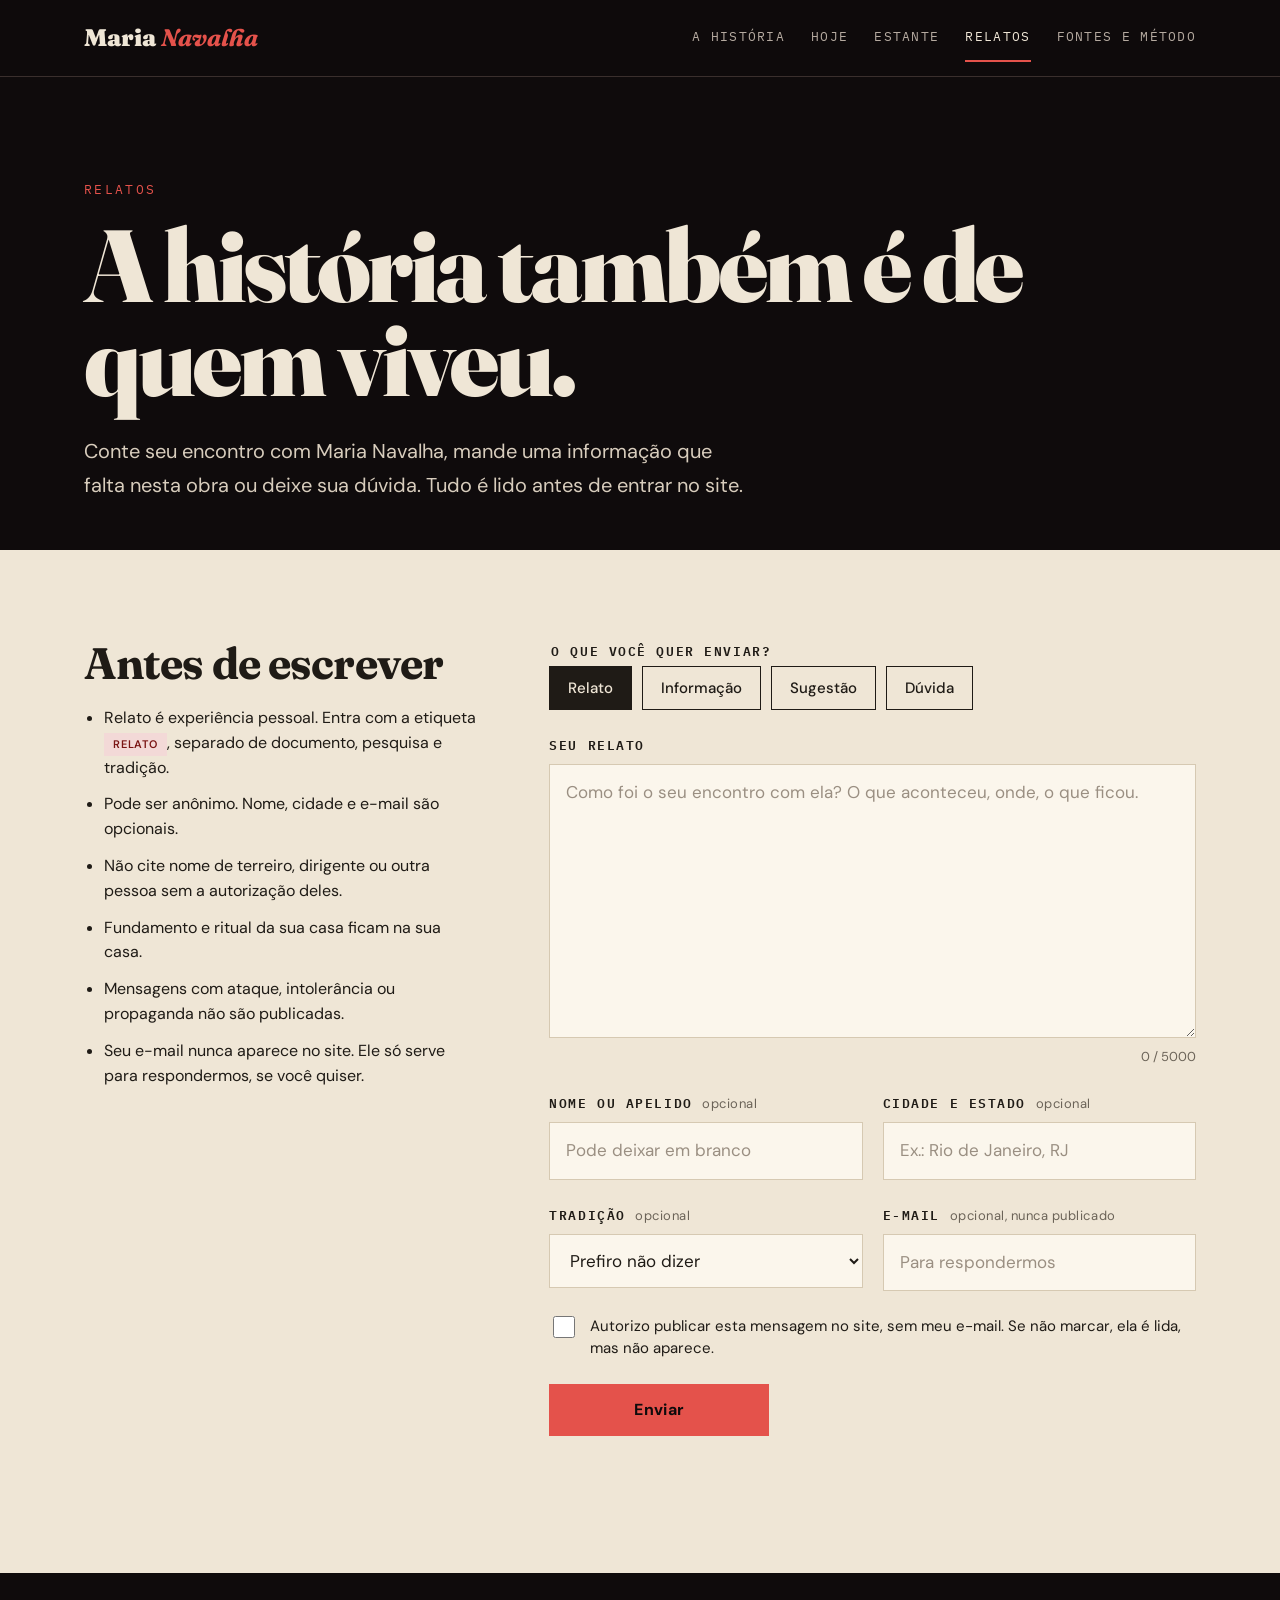
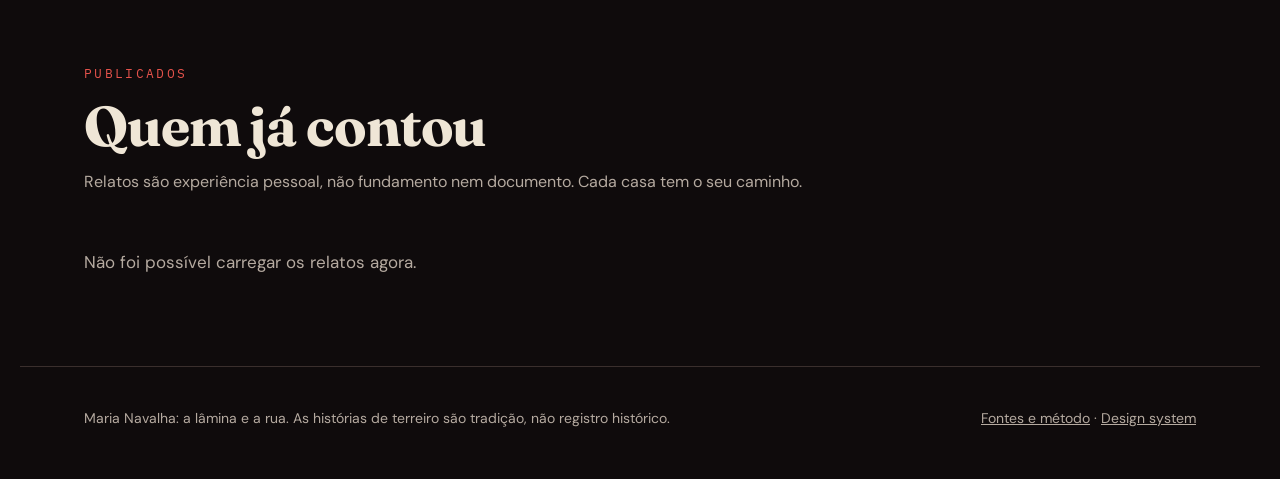
<file: relatos.html>
<!DOCTYPE html>
<html lang="pt-BR">
<head>
<meta charset="utf-8">
<meta name="viewport" content="width=device-width, initial-scale=1">
<title>Relatos · Maria Navalha</title>
<meta name="description" content="Maria Navalha: a lâmina e a rua. Obra de estudo sobre a entidade da malandragem, o Rio de Janeiro do pós-abolição e a força feminina nas religiões de matriz africana.">
<link rel="preconnect" href="https://fonts.googleapis.com">
<link rel="preconnect" href="https://fonts.gstatic.com" crossorigin>
<link href="https://fonts.googleapis.com/css2?family=Fraunces:ital,wght@0,400;0,700;0,900;1,400;1,700&family=DM+Sans:wght@400;500;700&family=IBM+Plex+Mono:wght@400;500&display=swap" rel="stylesheet">
<link rel="stylesheet" href="site.css?v=20261118c">
</head>
<body>
<div class="progresso" id="progresso"></div>
<header class="topo">
  <div class="envolve" style="display:flex;flex-wrap:wrap;align-items:center;justify-content:space-between;gap:8px 32px;padding-top:14px;padding-bottom:14px">
    <a href="index.html" style="font-family:var(--f-display);font-weight:900;font-size:24px;text-decoration:none">Maria <em style="color:var(--lamina);font-weight:700">Navalha</em></a>
    <nav aria-label="Principal" style="display:flex;flex-wrap:wrap;gap:0 26px;font-family:var(--f-mono);font-size:13px;letter-spacing:.1em;text-transform:uppercase"><a href="historia.html" class="nav-link">A história</a><a href="hoje.html" class="nav-link">Hoje</a><a href="estante.html" class="nav-link">Estante</a><a href="relatos.html" class="nav-link" aria-current="page">Relatos</a><a href="fontes.html" class="nav-link">Fontes e método</a></nav>
  </div>
</header>
<main>
<section class="envolve" style="padding-top:clamp(56px,8vw,104px);padding-bottom:48px">
  <p class="rotulo" style="color:var(--lamina);margin:0 0 16px">Relatos</p>
  <h1 class="display" style="margin:0;font-size:clamp(48px,8vw,104px);max-width:980px">A história também é de quem viveu.</h1>
  <p style="margin:28px 0 0;max-width:660px;font-size:20px;color:#d8cdbd">Conte seu encontro com Maria Navalha, mande uma informação que falta nesta obra ou deixe sua dúvida. Tudo é lido antes de entrar no site.</p>
</section>

<section class="sup-papel ato">
  <div class="envolve" style="display:flex;flex-wrap:wrap;gap:48px 72px;align-items:flex-start">

    <div style="flex:1 1 300px;min-width:0;max-width:420px">
      <h2 class="titulo" style="font-size:clamp(30px,3.6vw,44px);margin:0 0 20px">Antes de escrever</h2>
      <ul class="lista-regras">
        <li>Relato é experiência pessoal. Entra com a etiqueta <span class="etiqueta et-relato">Relato</span>, separado de documento, pesquisa e tradição.</li>
        <li>Pode ser anônimo. Nome, cidade e e-mail são opcionais.</li>
        <li>Não cite nome de terreiro, dirigente ou outra pessoa sem a autorização deles.</li>
        <li>Fundamento e ritual da sua casa ficam na sua casa.</li>
        <li>Mensagens com ataque, intolerância ou propaganda não são publicadas.</li>
        <li>Seu e-mail nunca aparece no site. Ele só serve para respondermos, se você quiser.</li>
      </ul>
    </div>

    <form id="form-relato" class="formulario" style="flex:2 1 460px;min-width:0" novalidate>
      <fieldset class="campo">
        <legend class="rotulo-campo">O que você quer enviar?</legend>
        <div class="opcoes" role="radiogroup">
          <label class="opcao"><input type="radio" name="tipo" value="Relato" checked><span>Relato</span></label>
          <label class="opcao"><input type="radio" name="tipo" value="Informação"><span>Informação</span></label>
          <label class="opcao"><input type="radio" name="tipo" value="Sugestão"><span>Sugestão</span></label>
          <label class="opcao"><input type="radio" name="tipo" value="Dúvida"><span>Dúvida</span></label>
        </div>
      </fieldset>

      <div class="campo">
        <label class="rotulo-campo" for="mensagem" id="rotulo-mensagem">Seu relato</label>
        <textarea id="mensagem" name="mensagem" rows="9" maxlength="5000" required placeholder="Como foi o seu encontro com ela? O que aconteceu, onde, o que ficou."></textarea>
        <div class="ajuda"><span id="erro-mensagem" class="erro" aria-live="polite"></span><span id="contador">0 / 5000</span></div>
      </div>

      <div class="duas-colunas">
        <div class="campo">
          <label class="rotulo-campo" for="nome">Nome ou apelido <span class="opcional">opcional</span></label>
          <input id="nome" name="nome" type="text" maxlength="80" autocomplete="nickname" placeholder="Pode deixar em branco">
        </div>
        <div class="campo">
          <label class="rotulo-campo" for="cidade">Cidade e estado <span class="opcional">opcional</span></label>
          <input id="cidade" name="cidade" type="text" maxlength="80" placeholder="Ex.: Rio de Janeiro, RJ">
        </div>
      </div>

      <div class="duas-colunas">
        <div class="campo">
          <label class="rotulo-campo" for="tradicao">Tradição <span class="opcional">opcional</span></label>
          <select id="tradicao" name="tradicao">
            <option value="">Prefiro não dizer</option>
            <option>Umbanda</option><option>Quimbanda</option><option>Kimbanda</option>
            <option>Jurema Sagrada</option><option>Candomblé</option><option>Omolocô</option>
            <option>Não sou de terreiro</option><option>Outra</option>
          </select>
        </div>
        <div class="campo">
          <label class="rotulo-campo" for="email">E-mail <span class="opcional">opcional, nunca publicado</span></label>
          <input id="email" name="email" type="email" maxlength="120" autocomplete="email" placeholder="Para respondermos">
        </div>
      </div>

      <label class="autoriza"><input type="checkbox" id="autoriza" name="autoriza"><span>Autorizo publicar esta mensagem no site, sem meu e-mail. Se não marcar, ela é lida, mas não aparece.</span></label>

      <input type="text" name="site" id="site" tabindex="-1" autocomplete="off" aria-hidden="true" class="armadilha">

      <button type="submit" class="botao botao-lamina" id="enviar" style="border:0;cursor:pointer;font-size:16px">Enviar</button>
      <p id="status" class="status" role="status" aria-live="polite"></p>
    </form>
  </div>
</section>

<section class="sup-noite ato">
  <div class="envolve">
    <p class="rotulo" style="color:var(--lamina);margin:0 0 12px">Publicados</p>
    <h2 class="titulo" style="font-size:clamp(34px,4.4vw,56px);margin:0 0 12px">Quem já contou</h2>
    <p style="margin:0 0 36px;max-width:var(--medida);color:var(--cinza-noite)">Relatos são experiência pessoal, não fundamento nem documento. Cada casa tem o seu caminho.</p>
    <div id="lista-relatos" class="grade-relatos" aria-live="polite"><p style="color:var(--cinza-noite)">Carregando relatos…</p></div>
  </div>
</section>

<script>
(function () {
  var FORM = 'https://docs.google.com/forms/d/e/1FAIpQLSdzGSoIkEqJH0e655yqUJ1hyM7QYs0pqfUsoYblZx5-b0XPkA/formResponse';
  var CSV = 'https://docs.google.com/spreadsheets/d/e/2PACX-1vQ83P654KDeN9xEN5CisGygcItuw5VeIJc8_uLhrz6bo-CKM8qcjf7m04QhY1xgbple9vPzSfkLaBCf/pub?gid=421117456&single=true&output=csv';
  var E = { tipo: 'entry.1257746832', nome: 'entry.342222090', cidade: 'entry.567173390', tradicao: 'entry.1734246832', mensagem: 'entry.1918144119', autoriza: 'entry.1376782344', email: 'entry.809394072' };
  var dicas = {
    'Relato': ['Seu relato', 'Como foi o seu encontro com ela? O que aconteceu, onde, o que ficou.'],
    'Informação': ['A informação', 'O que falta nesta obra? Se puder, diga de onde vem: livro, jornal, ponto, pessoa mais velha da casa.'],
    'Sugestão': ['Sua sugestão', 'O que podemos melhorar, corrigir ou acrescentar?'],
    'Dúvida': ['Sua dúvida', 'O que você quer saber? Respondemos por e-mail, se você deixar um.']
  };
  var f = document.getElementById('form-relato');
  var msg = document.getElementById('mensagem');
  var cont = document.getElementById('contador');
  var status = document.getElementById('status');
  var btn = document.getElementById('enviar');
  var ultimoEnvio = 0;

  f.querySelectorAll('input[name=tipo]').forEach(function (r) {
    r.addEventListener('change', function () {
      var d = dicas[r.value]; document.getElementById('rotulo-mensagem').textContent = d[0]; msg.placeholder = d[1];
    });
  });
  msg.addEventListener('input', function () { cont.textContent = msg.value.length + ' / 5000'; document.getElementById('erro-mensagem').textContent = ''; });

  f.addEventListener('submit', function (ev) {
    ev.preventDefault();
    if (document.getElementById('site').value) return; // robô
    var texto = msg.value.trim();
    if (texto.length < 20) { document.getElementById('erro-mensagem').textContent = 'Escreva pelo menos algumas linhas.'; msg.focus(); return; }
    var email = document.getElementById('email');
    if (email.value && !email.checkValidity()) { status.textContent = 'Confira o e-mail ou deixe em branco.'; email.focus(); return; }
    if (Date.now() - ultimoEnvio < 30000) { status.textContent = 'Recebemos sua mensagem há pouco. Aguarde alguns segundos para enviar outra.'; return; }
    var dados = new FormData();
    dados.append(E.tipo, f.querySelector('input[name=tipo]:checked').value);
    dados.append(E.nome, document.getElementById('nome').value.trim());
    dados.append(E.cidade, document.getElementById('cidade').value.trim());
    dados.append(E.tradicao, document.getElementById('tradicao').value);
    dados.append(E.mensagem, texto);
    dados.append(E.autoriza, document.getElementById('autoriza').checked ? 'sim' : 'não');
    dados.append(E.email, email.value.trim());
    btn.disabled = true; btn.textContent = 'Enviando…'; status.textContent = '';
    fetch(FORM, { method: 'POST', mode: 'no-cors', body: dados })
      .then(function () {
        ultimoEnvio = Date.now();
        f.reset(); cont.textContent = '0 / 5000';
        status.textContent = 'Recebido. Obrigado por confiar sua história a esta obra. Tudo é lido antes de entrar no site.';
      })
      .catch(function () { status.textContent = 'Não foi possível enviar agora. Verifique sua conexão e tente de novo.'; })
      .then(function () { btn.disabled = false; btn.textContent = 'Enviar'; });
  });

  // Lista de publicados
  function csv(t) {
    var linhas = [], campo = '', linha = [], aspas = false;
    for (var i = 0; i < t.length; i++) {
      var c = t[i];
      if (aspas) { if (c === '"') { if (t[i + 1] === '"') { campo += '"'; i++; } else aspas = false; } else campo += c; }
      else if (c === '"') aspas = true;
      else if (c === ',') { linha.push(campo); campo = ''; }
      else if (c === '\n' || c === '\r') { if (c === '\r' && t[i + 1] === '\n') i++; linha.push(campo); linhas.push(linha); linha = []; campo = ''; }
      else campo += c;
    }
    if (campo || linha.length) { linha.push(campo); linhas.push(linha); }
    return linhas;
  }
  function el(tag, cls, txt) { var e = document.createElement(tag); if (cls) e.className = cls; if (txt) e.textContent = txt; return e; }
  var lista = document.getElementById('lista-relatos');
  if (CSV.indexOf('http') !== 0) { lista.innerHTML = ''; lista.appendChild(el('p', 'vazio', 'Os primeiros relatos aparecem aqui assim que forem lidos e aprovados.')); return; }
  fetch(CSV, { cache: 'no-store' }).then(function (r) { return r.text(); }).then(function (t) {
    var rows = csv(t).slice(1).filter(function (r) { return r.length >= 6 && (r[5] || '').trim() && (r[1] === 'Relato' || r[1] === 'Informação'); });
    lista.innerHTML = '';
    if (!rows.length) { lista.appendChild(el('p', 'vazio', 'Os primeiros relatos aparecem aqui assim que forem lidos e aprovados.')); return; }
    rows.forEach(function (r) {
      var card = el('article', 'relato');
      var topo = el('div', 'relato-topo');
      topo.appendChild(el('span', 'etiqueta ' + (r[1] === 'Relato' ? 'et-relato' : 'et-pista'), r[1]));
      if (r[4]) topo.appendChild(el('span', 'relato-meta', r[4]));
      card.appendChild(topo);
      r[5].split(/\n+/).forEach(function (p) { if (p.trim()) card.appendChild(el('p', null, p.trim())); });
      card.appendChild(el('p', 'relato-autor', (r[2] || 'Anônimo') + (r[3] ? ' · ' + r[3] : '')));
      lista.appendChild(card);
    });
  }).catch(function () { lista.innerHTML = ''; lista.appendChild(el('p', 'vazio', 'Não foi possível carregar os relatos agora.')); });
})();
</script>

</main>
<footer class="envolve" style="padding-top:40px;padding-bottom:48px;font-size:14px;color:var(--cinza-noite);border-top:1px solid var(--linha);display:flex;flex-wrap:wrap;gap:12px 32px;justify-content:space-between">
  <span>Maria Navalha: a lâmina e a rua. As histórias de terreiro são tradição, não registro histórico.</span>
  <span><a href="fontes.html">Fontes e método</a> · <a href="design.html">Design system</a></span>
</footer>
<script src="site.js?v=20261118c"></script>
</body>
</html>
</file>
<file: site.css>
/* ==========================================================
   Maria Navalha · Design System
   Tokens, base, componentes. Usado junto com Tailwind (CDN).
   ========================================================== */

:root {
  /* Cor */
  --noite: #0f0b0c;        /* fundo principal, a noite da Lapa */
  --noite-2: #1a1415;      /* cartões sobre a noite */
  --linha: #3a2f2d;        /* bordas sobre a noite */
  --papel: #efe6d6;        /* papel antigo, texto sobre a noite */
  --papel-2: #fbf6ec;      /* cartões sobre o papel */
  --linha-papel: #d6c9b2;
  --tinta: #1f1b16;        /* texto sobre o papel */
  --cinza: #6b6358;        /* texto secundário sobre o papel */
  --cinza-noite: #b5aaa0;  /* texto secundário sobre a noite */
  --sangue: #8f2a26;       /* destaque sobre o papel */
  --lamina: #e4524b;       /* destaque sobre a noite: o corte */
  --vinho: #7a1514;        /* seções de ponto e voz */
  --ouro: #c9962f;         /* detalhe, links sobre a noite */
  --ouro-claro: #e8c98a;

  /* Tipografia */
  --f-display: 'Fraunces', Georgia, serif;
  --f-texto: 'DM Sans', system-ui, sans-serif;
  --f-mono: 'IBM Plex Mono', ui-monospace, monospace;

  /* Espaço e ritmo */
  --medida: 68ch;          /* largura ideal de leitura */
  --corte: 64px;           /* altura do corte diagonal entre seções */
}

* { box-sizing: border-box; }
html { scroll-behavior: smooth; }
body {
  margin: 0;
  font-family: var(--f-texto);
  background: var(--noite);
  color: var(--papel);
  line-height: 1.7;
  -webkit-font-smoothing: antialiased;
}
img { max-width: 100%; display: block; }
a { color: inherit; }
:focus-visible { outline: 2px solid var(--ouro); outline-offset: 3px; }

/* ---------- Tipografia ---------- */
.display { font-family: var(--f-display); font-weight: 900; letter-spacing: -0.03em; line-height: .92; }
.titulo  { font-family: var(--f-display); font-weight: 700; letter-spacing: -0.02em; line-height: 1.05; }
.rotulo  { font-family: var(--f-mono); font-size: 13px; letter-spacing: .18em; text-transform: uppercase; }
.leitura { max-width: var(--medida); font-size: clamp(18px, 1.6vw, 20px); line-height: 1.8; }
.leitura p { margin: 0 0 1.25em; }

/* ---------- Superfícies ---------- */
.sup-noite { background: var(--noite); color: var(--papel); }
.sup-papel { background: var(--papel); color: var(--tinta); }
.sup-vinho { background: var(--vinho); color: var(--papel); }

/* ---------- O corte: a navalha que separa as seções ---------- */
.corte { height: var(--corte); }
.corte-esq { clip-path: polygon(0 0, 100% 0, 0 100%); }
.corte-dir { clip-path: polygon(0 0, 100% 0, 100% 100%); }

/* Traço da lâmina que risca o título */
.risco { position: relative; display: inline-block; }
.risco::after {
  content: ""; position: absolute; left: -2%; top: 56%;
  width: 104%; height: clamp(4px, .7vw, 10px);
  background: var(--lamina); transform: rotate(-5deg) scaleX(0);
  transform-origin: left center;
  animation: cortar 1.1s .4s cubic-bezier(.7,0,.2,1) forwards;
}
@keyframes cortar { to { transform: rotate(-5deg) scaleX(1); } }

/* ---------- Navegação ---------- */
.nav-link { padding: 12px 0; color: var(--cinza-noite); text-decoration: none; border-bottom: 2px solid transparent; }
.nav-link:hover { color: var(--papel); }
.nav-link[aria-current="page"] { color: var(--papel); border-color: var(--lamina); }

/* Barra de progresso de leitura */
.progresso { position: fixed; top: 0; left: 0; height: 3px; width: 0; background: var(--lamina); z-index: 60; }

/* ---------- Componentes ---------- */
.etiqueta {
  display: inline-block; font: 600 11px/1 var(--f-texto);
  letter-spacing: .07em; text-transform: uppercase; padding: 6px 9px;
}
.et-doc   { background: #dfe9dc; color: #24501f; }   /* documento */
.et-pesq  { background: #e2e4ef; color: #2e3a6b; }   /* pesquisa */
.et-trad  { background: #efe2d2; color: #6e4116; }   /* tradição */
.et-pista { background: #e8e4d2; color: #5c5320; }   /* pista a conferir */

.resumo {
  border: 1px solid currentColor; padding: 20px 22px; margin: 0 0 32px;
  font-size: 17px; line-height: 1.6;
}
.resumo .rotulo { display: block; margin-bottom: 8px; }

.citacao {
  margin: 40px 0; padding: 0 0 0 24px; border-left: 4px solid var(--lamina);
  font-family: var(--f-display); font-style: italic;
  font-size: clamp(24px, 2.8vw, 36px); line-height: 1.22;
}
.sup-papel .citacao { border-color: var(--sangue); }

.foto { margin: 48px 0; }
.foto img { width: 100%; height: auto; filter: grayscale(1) contrast(1.05); border: 1px solid var(--linha); background: #2a2223; min-height: 200px; }
.foto figcaption { margin-top: 12px; font-size: 14px; line-height: 1.5; opacity: .8; }
.foto figcaption .rotulo { font-size: 11px; display: block; margin-bottom: 4px; opacity: 1; }

/* Aprofundar: texto extra recolhido, para a leitura não cansar */
details.aprofundar { border-top: 1px solid currentColor; border-bottom: 1px solid currentColor; margin: 8px 0 32px; }
details.aprofundar summary {
  cursor: pointer; list-style: none; padding: 16px 0; min-height: 44px;
  font-family: var(--f-mono); font-size: 13px; letter-spacing: .14em; text-transform: uppercase;
  display: flex; justify-content: space-between; align-items: center;
}
details.aprofundar summary::-webkit-details-marker { display: none; }
details.aprofundar summary::after { content: "+"; font-size: 22px; }
details.aprofundar[open] summary::after { content: "–"; }
details.aprofundar > div { padding: 4px 0 20px; }

.cartao { border: 1px solid var(--linha); background: var(--noite-2); padding: 28px; }
.sup-papel .cartao { border-color: var(--linha-papel); background: var(--papel-2); }

.botao {
  display: inline-flex; align-items: center; min-height: 52px; padding: 0 28px;
  font-weight: 700; text-decoration: none; transition: transform .2s ease;
}
.botao:hover { transform: translateY(-2px); }
.botao-lamina { background: var(--lamina); color: var(--noite); }
.botao-linha  { border: 1.5px solid currentColor; font-weight: 500; }

.tabela { width: 100%; border-collapse: collapse; font-size: 16px; }
.tabela th { font: 600 12px var(--f-mono); letter-spacing: .1em; text-transform: uppercase; text-align: left; padding: 12px 14px; border-bottom: 2px solid currentColor; }
.tabela td { padding: 16px 14px; border-bottom: 1px solid var(--linha-papel); vertical-align: top; }
.sup-noite .tabela td { border-color: var(--linha); }
.rolagem-x { overflow-x: auto; }

/* ---------- Movimento ---------- */
.surge { opacity: 0; transform: translateY(24px); transition: opacity .9s ease, transform .9s ease; }
.surge.visivel { opacity: 1; transform: none; }
.balanco { animation: balanco 7s ease-in-out infinite; transform-origin: center; }
@keyframes balanco { 0%,100% { transform: rotate(-24deg); } 50% { transform: rotate(-19deg); } }

@media (prefers-reduced-motion: reduce) {
  html { scroll-behavior: auto; }
  .surge { opacity: 1; transform: none; transition: none; }
  .risco::after { animation: none; transform: rotate(-5deg) scaleX(1); }
  .balanco { animation: none; transform: rotate(-22deg); }
}

/* ---------- Layout ---------- */
.envolve{max-width:1240px;margin:0 auto;padding-left:clamp(20px,5vw,64px);padding-right:clamp(20px,5vw,64px)}
.grade{display:grid;gap:20px;grid-template-columns:repeat(auto-fit,minmax(250px,1fr))}
header.topo{position:sticky;top:0;z-index:50;background:rgba(15,11,12,.94);backdrop-filter:blur(6px);border-bottom:1px solid var(--linha)}
.porta{display:flex;flex-direction:column;gap:14px;min-height:300px;padding:28px;background:var(--noite-2);border:1px solid var(--linha);border-top:4px solid var(--lamina);text-decoration:none;transition:transform .3s,border-color .3s}
.porta:hover{transform:translateY(-6px);border-color:var(--lamina)}
.ato{padding:clamp(56px,7vw,104px) 0}
.ato-grade{display:flex;flex-wrap:wrap;gap:24px 64px}
.ato-lado{flex:0 0 220px}
.ato-texto{flex:1 1 480px;min-width:0}
.ato-texto h2{font-size:clamp(34px,4.4vw,56px);margin:0 0 24px}
.ato-num{font-family:var(--f-display);font-weight:900;font-size:clamp(90px,11vw,150px);line-height:.85}
.chip{display:inline-flex;align-items:center;min-height:44px;padding:0 16px;border:1px solid var(--linha);font-family:var(--f-mono);font-size:13px;letter-spacing:.06em;text-decoration:none}
.chip:hover{border-color:var(--lamina)}
.sup-papel a{color:var(--sangue)}
@media (max-width:720px){.ato-lado{flex-basis:100%}.ato-num{font-size:72px}
 header.topo{position:static}
 header.topo nav{flex-wrap:nowrap!important;overflow-x:auto;width:100%;gap:0 20px!important;-webkit-overflow-scrolling:touch;scrollbar-width:none}
 header.topo nav::-webkit-scrollbar{display:none}
 header.topo .nav-link{white-space:nowrap}
 .duas-colunas{grid-template-columns:1fr!important}}
/* ---------- Formulário ---------- */
.formulario{display:flex;flex-direction:column;gap:24px}
.campo{display:flex;flex-direction:column;gap:8px;border:0;padding:0;margin:0;min-width:0}
.rotulo-campo{font:600 13px var(--f-mono);letter-spacing:.12em;text-transform:uppercase;color:var(--tinta)}
.opcional{font-weight:400;letter-spacing:.04em;text-transform:none;color:var(--cinza);font-family:var(--f-texto)}
.formulario input[type=text],.formulario input[type=email],.formulario select,.formulario textarea{
 width:100%;font:400 17px/1.6 var(--f-texto);color:var(--tinta);background:var(--papel-2);
 border:1.5px solid var(--linha-papel);border-radius:0;padding:14px 16px;min-height:52px;transition:border-color .2s}
.formulario textarea{resize:vertical;min-height:220px}
.formulario input:focus,.formulario select:focus,.formulario textarea:focus{outline:none;border-color:var(--sangue);box-shadow:0 0 0 3px rgba(143,42,38,.15)}
.formulario ::placeholder{color:#9a8f82}
.duas-colunas{display:grid;grid-template-columns:1fr 1fr;gap:20px}
.opcoes{display:flex;flex-wrap:wrap;gap:10px;margin-top:4px}
.opcao{position:relative;cursor:pointer}
.opcao input{position:absolute;opacity:0;inset:0}
.opcao span{display:inline-flex;align-items:center;min-height:44px;padding:0 18px;border:1.5px solid var(--tinta);font:500 15px var(--f-texto);transition:background .2s,color .2s}
.opcao input:checked + span{background:var(--tinta);color:var(--papel)}
.opcao input:focus-visible + span{outline:2px solid var(--sangue);outline-offset:3px}
.ajuda{display:flex;justify-content:space-between;gap:12px;font-size:13px;color:var(--cinza)}
.erro{color:var(--sangue);font-weight:600}
.autoriza{display:flex;gap:12px;align-items:flex-start;font-size:15px;line-height:1.5;cursor:pointer}
.autoriza input{width:22px;height:22px;margin-top:1px;accent-color:var(--sangue);flex:0 0 auto}
.armadilha{position:absolute;left:-9999px;width:1px;height:1px;opacity:0}
.status{margin:0;font-size:16px;font-weight:600;color:var(--sangue);min-height:1.5em}
.formulario .botao{align-self:flex-start;justify-content:center;min-width:220px;font-family:var(--f-texto);letter-spacing:.02em}
.botao:disabled{opacity:.6;cursor:wait}
@media (max-width:720px){.formulario .botao{align-self:stretch}}
.lista-regras{margin:0;padding-left:20px;display:flex;flex-direction:column;gap:12px;font-size:16px;line-height:1.55}
.et-relato{background:#f3d9d7;color:#7a1514}
.grade-relatos{columns:3 320px;column-gap:20px}
.relato{break-inside:avoid;margin:0 0 20px;padding:26px;background:var(--noite-2);border:1px solid var(--linha);border-left:3px solid var(--lamina)}
.relato p{margin:12px 0 0;font-size:17px;line-height:1.65}
.relato-topo{display:flex;flex-wrap:wrap;gap:8px;align-items:center}
.relato-meta{font:12px var(--f-mono);letter-spacing:.08em;text-transform:uppercase;color:var(--cinza-noite)}
.relato .relato-autor{margin-top:18px;font:13px var(--f-mono);letter-spacing:.06em;color:var(--ouro)}
.vazio{color:var(--cinza-noite);font-size:17px}
</file>
